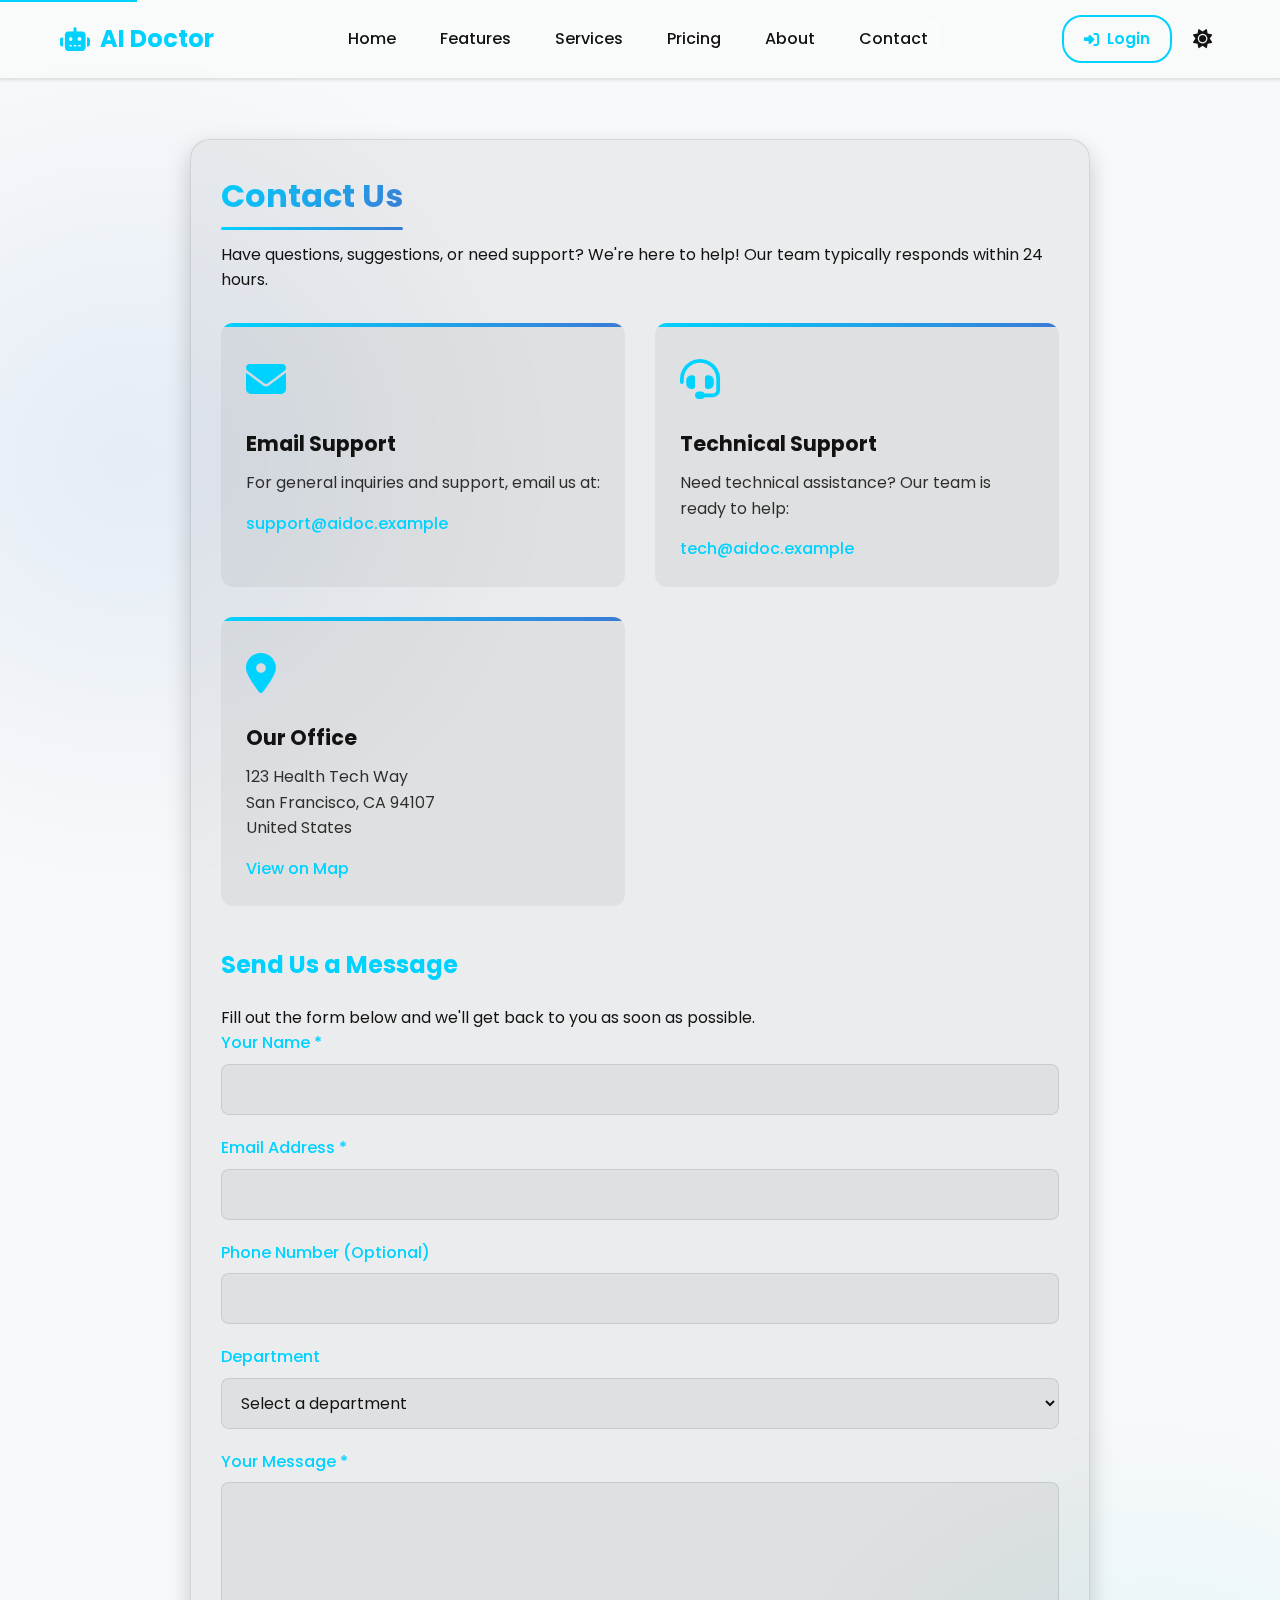
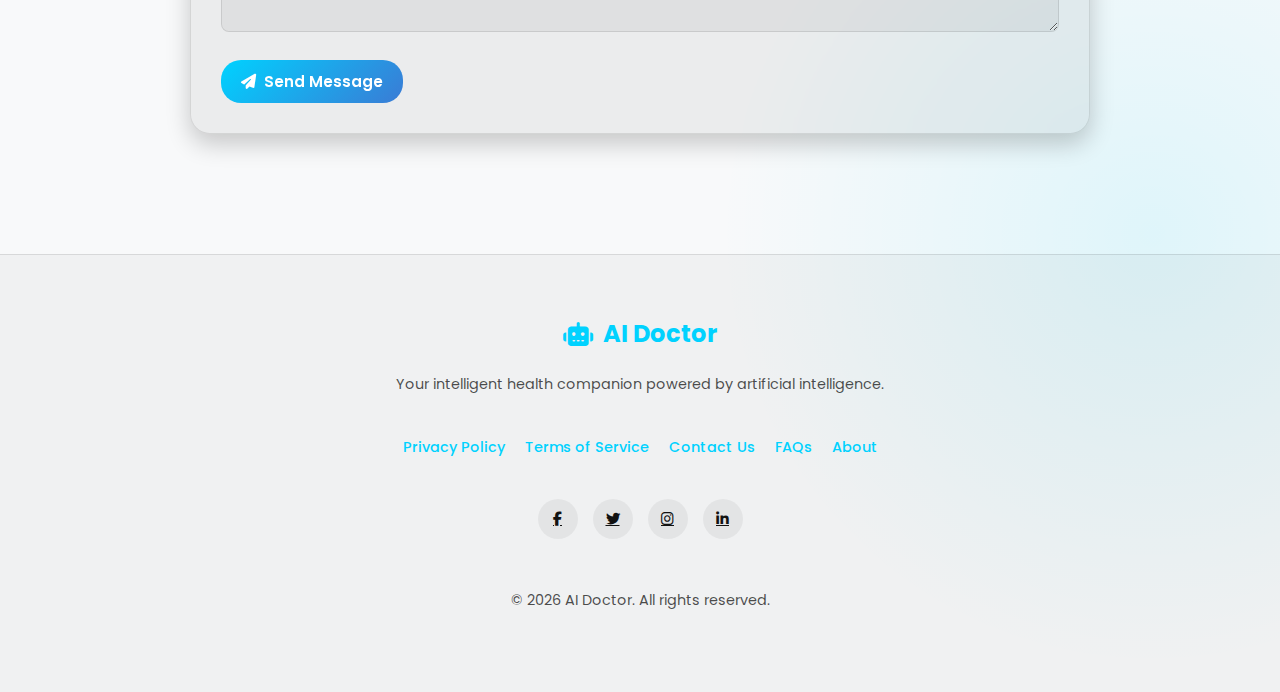
<file: contact.html>
<!DOCTYPE html>
<html lang="en">
<head>
    <meta charset="UTF-8">
    <meta name="viewport" content="width=device-width, initial-scale=1.0">
    <title>Contact Us - AI Doctor | Your Intelligent Health Companion</title>
    <meta name="description" content="Get in touch with AI Doctor for support, technical assistance, or general inquiries. Our team is ready to help you with your healthcare AI needs.">
    <meta name="keywords" content="AI Doctor, healthcare AI, medical assistant, health technology, telemedicine">
    <link rel="stylesheet" href="https://cdnjs.cloudflare.com/ajax/libs/font-awesome/6.4.0/css/all.min.css">
    <link href="https://fonts.googleapis.com/css2?family=Poppins:wght@300;400;500;600;700&display=swap" rel="stylesheet">
    <style>
        :root {
            --primary: #00d2ff;
            --primary-light: #6ae0ff;
            --secondary: #3a7bd5;
            --dark: #121212;
            --darker: #0a0a0a;
            --light: #f8f9fa;
            --glass: rgba(255, 255, 255, 0.05);
            --glass-light: rgba(255, 255, 255, 0.1);
            --transition: all 0.3s ease;
            --shadow-sm: 0 1px 3px rgba(0, 0, 0, 0.12);
            --shadow-md: 0 4px 6px rgba(0, 0, 0, 0.1);
            --shadow-lg: 0 10px 25px rgba(0, 0, 0, 0.2);
            --border-radius-sm: 8px;
            --border-radius-md: 12px;
            --border-radius-lg: 20px;
            --success: #2ed573;
            --error: #ff4757;
            --warning: #ffa502;
        }

        * {
            margin: 0;
            padding: 0;
            box-sizing: border-box;
            font-family: 'Poppins', 'Segoe UI', Tahoma, Geneva, Verdana, sans-serif;
        }

        body {
            background-color: var(--dark);
            color: var(--light);
            min-height: 100vh;
            transition: var(--transition);
            line-height: 1.6;
            background-image: 
                radial-gradient(circle at 10% 20%, rgba(58, 123, 213, 0.1) 0%, transparent 20%),
                radial-gradient(circle at 90% 80%, rgba(0, 210, 255, 0.1) 0%, transparent 20%);
            display: flex;
            flex-direction: column;
        }

        body.light-mode {
            background-color: var(--light);
            color: var(--dark);
            --glass: rgba(0, 0, 0, 0.05);
        }

        /* Skip to content link for accessibility */
        .skip-link {
            position: absolute;
            top: -40px;
            left: 0;
            background: var(--primary);
            color: white;
            padding: 8px;
            z-index: 1000;
            transition: top 0.3s;
        }

        .skip-link:focus {
            top: 0;
        }

        /* Navigation */
        .navbar {
            padding: 15px 0;
            border-bottom: 1px solid var(--glass);
            backdrop-filter: blur(10px);
            position: sticky;
            top: 0;
            z-index: 100;
            background-color: rgba(18, 18, 18, 0.9);
            box-shadow: var(--shadow-sm);
        }

        body.light-mode .navbar {
            background-color: rgba(248, 249, 250, 0.9);
            border-bottom: 1px solid rgba(0, 0, 0, 0.1);
        }

        .navbar-container {
            max-width: 1200px;
            margin: 0 auto;
            padding: 0 20px;
            display: flex;
            justify-content: space-between;
            align-items: center;
            flex-wrap: wrap;
            gap: 15px;
        }

        .logo {
            display: flex;
            align-items: center;
            gap: 10px;
            font-size: 1.5rem;
            font-weight: 700;
            color: var(--primary);
            text-decoration: none;
            transition: var(--transition);
        }

        .logo:hover {
            color: var(--primary-light);
            transform: translateY(-2px);
        }

        .nav-links {
            display: flex;
            gap: 20px;
            align-items: center;
            list-style: none;
        }

        .nav-links a {
            color: var(--light);
            text-decoration: none;
            font-weight: 500;
            transition: var(--transition);
            padding: 8px 12px;
            border-radius: var(--border-radius-sm);
        }

        body.light-mode .nav-links a {
            color: var(--dark);
        }

        .nav-links a:hover, .nav-links a.active {
            color: var(--primary);
            background: var(--glass-light);
        }

        .mobile-menu-btn {
            display: none;
            background: none;
            border: none;
            color: var(--light);
            font-size: 1.5rem;
            cursor: pointer;
        }

        body.light-mode .mobile-menu-btn {
            color: var(--dark);
        }

        .auth-buttons {
            display: flex;
            gap: 12px;
            align-items: center;
        }

        .btn {
            padding: 10px 20px;
            border-radius: var(--border-radius-lg);
            font-weight: 600;
            cursor: pointer;
            transition: var(--transition);
            display: inline-flex;
            align-items: center;
            gap: 8px;
            font-size: 0.95rem;
            text-decoration: none;
            border: none;
        }

        .btn-primary {
            background: linear-gradient(135deg, var(--primary), var(--secondary));
            color: white;
        }

        .btn-primary:hover {
            transform: translateY(-2px);
            box-shadow: 0 5px 15px rgba(0, 210, 255, 0.3);
        }

        .btn-outline {
            background: transparent;
            color: var(--primary);
            border: 2px solid var(--primary);
        }

        .btn-outline:hover {
            background: var(--primary);
            color: white;
        }

        .theme-toggle {
            background: none;
            border: none;
            color: var(--light);
            font-size: 1.2rem;
            cursor: pointer;
            width: 36px;
            height: 36px;
            border-radius: 50%;
            display: flex;
            align-items: center;
            justify-content: center;
            transition: var(--transition);
        }

        body.light-mode .theme-toggle {
            color: var(--dark);
        }

        .theme-toggle:hover {
            background: var(--glass-light);
        }

        /* Main Content */
        .container {
            max-width: 1200px;
            margin: 0 auto;
            padding: 20px;
            flex: 1;
        }

        .content-container {
            max-width: 900px;
            margin: 40px auto;
            padding: 30px;
            background: var(--glass);
            border-radius: var(--border-radius-lg);
            backdrop-filter: blur(10px);
            border: 1px solid rgba(255, 255, 255, 0.1);
            box-shadow: var(--shadow-lg);
            animation: fadeIn 0.5s ease-out;
        }

        @keyframes fadeIn {
            from { opacity: 0; transform: translateY(20px); }
            to { opacity: 1; transform: translateY(0); }
        }

        body.light-mode .content-container {
            border: 1px solid rgba(0, 0, 0, 0.1);
        }

        h1 {
            color: var(--primary);
            margin-bottom: 20px;
            font-size: 2rem;
            background: linear-gradient(135deg, var(--primary), var(--secondary));
            -webkit-background-clip: text;
            background-clip: text;
            -webkit-text-fill-color: transparent;
            position: relative;
            display: inline-block;
        }

        h1::after {
            content: '';
            position: absolute;
            bottom: -8px;
            left: 0;
            width: 100%;
            height: 3px;
            background: linear-gradient(90deg, var(--primary), var(--secondary));
            border-radius: 3px;
        }

        h2 {
            color: var(--primary);
            margin: 30px 0 20px;
            font-size: 1.5rem;
        }

        /* Contact Grid */
        .contact-grid {
            display: grid;
            grid-template-columns: repeat(auto-fit, minmax(300px, 1fr));
            gap: 30px;
            margin-top: 30px;
        }

        .contact-info {
            padding: 25px;
            background: rgba(255, 255, 255, 0.05);
            border-radius: var(--border-radius-md);
            transition: var(--transition);
            position: relative;
            overflow: hidden;
        }

        .contact-info::before {
            content: '';
            position: absolute;
            top: 0;
            left: 0;
            width: 100%;
            height: 4px;
            background: linear-gradient(90deg, var(--primary), var(--secondary));
        }

        body.light-mode .contact-info {
            background: rgba(0, 0, 0, 0.05);
        }

        .contact-info:hover {
            transform: translateY(-5px);
            box-shadow: var(--shadow-md);
        }

        .contact-icon {
            font-size: 2.5rem;
            color: var(--primary);
            margin-bottom: 15px;
            transition: var(--transition);
        }

        .contact-info:hover .contact-icon {
            transform: scale(1.1);
        }

        .contact-info h3 {
            margin-bottom: 10px;
            font-size: 1.3rem;
        }

        .contact-info p {
            margin-bottom: 15px;
            color: rgba(255, 255, 255, 0.8);
        }

        body.light-mode .contact-info p {
            color: rgba(0, 0, 0, 0.8);
        }

        .contact-link {
            color: var(--primary);
            text-decoration: none;
            transition: var(--transition);
            display: inline-block;
            font-weight: 500;
        }

        .contact-link:hover {
            text-decoration: underline;
            color: var(--primary-light);
        }

        /* Contact Form */
        .contact-form {
            margin-top: 40px;
        }

        .form-group {
            margin-bottom: 20px;
            position: relative;
        }

        .form-group label {
            display: block;
            margin-bottom: 8px;
            font-weight: 500;
            color: var(--primary);
        }

        .form-control {
            width: 100%;
            padding: 12px 15px;
            border-radius: var(--border-radius-sm);
            border: 1px solid rgba(255, 255, 255, 0.1);
            background: rgba(255, 255, 255, 0.05);
            color: var(--light);
            font-size: 1rem;
            transition: var(--transition);
        }

        body.light-mode .form-control {
            color: var(--dark);
            border: 1px solid rgba(0, 0, 0, 0.1);
            background: rgba(0, 0, 0, 0.05);
        }

        .form-control:focus {
            outline: none;
            border-color: var(--primary);
            box-shadow: 0 0 0 3px rgba(0, 210, 255, 0.2);
        }

        textarea.form-control {
            min-height: 150px;
            resize: vertical;
        }

        #result {
            margin-top: 20px;
            padding: 15px;
            border-radius: var(--border-radius-sm);
            display: none;
            animation: fadeIn 0.3s ease-out;
        }

        .success {
            background-color: rgba(46, 213, 115, 0.2);
            border: 1px solid rgba(46, 213, 115, 0.5);
            color: var(--success);
        }

        .error {
            background-color: rgba(255, 71, 87, 0.2);
            border: 1px solid rgba(255, 71, 87, 0.5);
            color: var(--error);
        }

        .warning {
            background-color: rgba(255, 165, 2, 0.2);
            border: 1px solid rgba(255, 165, 2, 0.5);
            color: var(--warning);
        }

        .loading {
            color: var(--primary);
        }

        /* Footer */
        .footer {
            text-align: center;
            padding: 40px 20px;
            margin-top: 60px;
            color: rgba(255, 255, 255, 0.7);
            font-size: 0.9rem;
            background: rgba(255, 255, 255, 0.03);
            border-top: 1px solid var(--glass);
        }

        body.light-mode .footer {
            color: rgba(0, 0, 0, 0.7);
            background: rgba(0, 0, 0, 0.03);
            border-top: 1px solid rgba(0, 0, 0, 0.1);
        }

        .footer .container {
            display: flex;
            flex-direction: column;
            align-items: center;
        }

        .footer .logo {
            justify-content: center;
            margin-bottom: 20px;
        }

        .footer p {
            max-width: 600px;
            margin: 0 auto 20px;
            line-height: 1.6;
        }

        .footer-links {
            display: flex;
            justify-content: center;
            gap: 20px;
            margin: 20px 0;
            flex-wrap: wrap;
        }

        .footer-links a {
            color: var(--primary);
            text-decoration: none;
            transition: var(--transition);
            font-weight: 500;
        }

        .footer-links a:hover {
            text-decoration: underline;
            color: var(--primary-light);
        }

        .social-links {
            display: flex;
            justify-content: center;
            gap: 15px;
            margin: 20px 0;
        }

        .social-links a {
            color: var(--light);
            background: var(--glass);
            width: 40px;
            height: 40px;
            border-radius: 50%;
            display: flex;
            align-items: center;
            justify-content: center;
            transition: var(--transition);
        }

        body.light-mode .social-links a {
            color: var(--dark);
        }

        .social-links a:hover {
            background: var(--primary);
            color: white;
            transform: translateY(-3px);
        }

        /* Loading spinner for form submission */
        @keyframes spin {
            0% { transform: rotate(0deg); }
            100% { transform: rotate(360deg); }
        }

        .spinner {
            display: inline-block;
            width: 20px;
            height: 20px;
            border: 3px solid rgba(255, 255, 255, 0.3);
            border-radius: 50%;
            border-top-color: var(--primary);
            animation: spin 1s ease-in-out infinite;
            margin-right: 8px;
        }

        body.light-mode .spinner {
            border-top-color: var(--primary);
        }

        /* Responsive adjustments */
        @media (max-width: 992px) {
            .nav-links {
                position: fixed;
                top: 70px;
                left: -100%;
                width: 100%;
                height: calc(100vh - 70px);
                background-color: rgba(18, 18, 18, 0.95);
                flex-direction: column;
                justify-content: flex-start;
                padding-top: 30px;
                gap: 25px;
                transition: var(--transition);
                z-index: 99;
            }

            body.light-mode .nav-links {
                background-color: rgba(248, 249, 250, 0.95);
            }

            .nav-links.active {
                left: 0;
            }

            .mobile-menu-btn {
                display: block;
            }

            .auth-buttons {
                margin-left: auto;
                margin-right: 15px;
            }
        }

        @media (max-width: 768px) {
            .content-container {
                padding: 20px;
                margin: 20px;
            }

            h1 {
                font-size: 1.7rem;
            }

            h2 {
                font-size: 1.3rem;
            }

            .footer {
                padding: 30px 20px;
            }
        }

        @media (max-width: 576px) {
            .content-container {
                padding: 15px;
            }

            h1 {
                font-size: 1.5rem;
            }

            .contact-grid {
                grid-template-columns: 1fr;
            }

            .footer-links {
                gap: 15px;
            }

            .footer {
                padding: 25px 15px;
            }
        }

        /* Accessibility improvements */
        .sr-only {
            position: absolute;
            width: 1px;
            height: 1px;
            padding: 0;
            margin: -1px;
            overflow: hidden;
            clip: rect(0, 0, 0, 0);
            white-space: nowrap;
            border-width: 0;
        }

        /* Focus styles for keyboard navigation */
        a:focus-visible, 
        button:focus-visible,
        input:focus-visible,
        textarea:focus-visible {
            outline: 2px solid var(--primary);
            outline-offset: 2px;
        }

        /* Back to top button */
        .back-to-top {
            position: fixed;
            bottom: 30px;
            right: 30px;
            width: 50px;
            height: 50px;
            background: var(--primary);
            color: white;
            border-radius: 50%;
            display: flex;
            align-items: center;
            justify-content: center;
            font-size: 1.2rem;
            cursor: pointer;
            opacity: 0;
            visibility: hidden;
            transition: var(--transition);
            z-index: 99;
            box-shadow: var(--shadow-md);
        }

        .back-to-top.visible {
            opacity: 1;
            visibility: visible;
        }

        .back-to-top:hover {
            background: var(--primary-light);
            transform: translateY(-3px);
        }
    </style>
</head>
<body>
    <a href="#main-content" class="skip-link">Skip to content</a>
    
    <!-- Navigation Bar -->
    <nav class="navbar">
        <div class="navbar-container">
            <a href="index.html" class="logo">
                <i class="fas fa-robot" aria-hidden="true"></i>
                <span>AI Doctor</span>
            </a>
            
            <button class="mobile-menu-btn" id="mobileMenuBtn" aria-label="Toggle navigation menu">
                <i class="fas fa-bars"></i>
            </button>
            
            <ul class="nav-links" id="navLinks">
                <li><a href="index.html">Home</a></li>
                <li><a href="features.html">Features</a></li>
                <li><a href="services.html">Services</a></li>
                <li><a href="pricing.html">Pricing</a></li>
                <li><a href="about.html">About</a></li>
                <li><a href="contact.html" class="active">Contact</a></li>
            </ul>
            
            <div class="auth-buttons">
                <a href="login.html" class="btn btn-outline">
                    <i class="fas fa-sign-in-alt" aria-hidden="true"></i> Login
                </a>
                <button class="theme-toggle" id="themeToggle" aria-label="Toggle dark mode">
                    <i class="fas fa-moon" aria-hidden="true"></i>
                    <span class="sr-only">Toggle dark mode</span>
                </button>
            </div>
        </div>
    </nav>

    <!-- Main Content -->
    <div class="container">
        <main id="main-content">
            <div class="content-container">
                <h1>Contact Us</h1>
                <p>Have questions, suggestions, or need support? We're here to help! Our team typically responds within 24 hours.</p>
                
                <div class="contact-grid">
                    <div class="contact-info">
                        <div class="contact-icon">
                            <i class="fas fa-envelope" aria-hidden="true"></i>
                        </div>
                        <h3>Email Support</h3>
                        <p>For general inquiries and support, email us at:</p>
                        <a href="mailto:support@aidoc.example" class="contact-link">support@aidoc.example</a>
                    </div>
                    
                    <div class="contact-info">
                        <div class="contact-icon">
                            <i class="fas fa-headset" aria-hidden="true"></i>
                        </div>
                        <h3>Technical Support</h3>
                        <p>Need technical assistance? Our team is ready to help:</p>
                        <a href="mailto:tech@aidoc.example" class="contact-link">tech@aidoc.example</a>
                    </div>
                    
                    <div class="contact-info">
                        <div class="contact-icon">
                            <i class="fas fa-map-marker-alt" aria-hidden="true"></i>
                        </div>
                        <h3>Our Office</h3>
                        <p>123 Health Tech Way<br>San Francisco, CA 94107<br>United States</p>
                        <a href="https://maps.google.com" class="contact-link" target="_blank" rel="noopener noreferrer">View on Map</a>
                    </div>
                </div>
                
                <div class="contact-form">
                    <h2>Send Us a Message</h2>
                    <p>Fill out the form below and we'll get back to you as soon as possible.</p>
                    <form method="POST" id="contactForm">
                        <input type="hidden" name="access_key" value="210f7457-3bfa-421d-b334-85be2dbb58da">
                        <input type="hidden" name="subject" value="New Contact Form Submission from AI Doctor">
                        <input type="checkbox" name="botcheck" class="hidden" style="display: none;">
                        
                        <div class="form-group">
                            <label for="name">Your Name *</label>
                            <input type="text" id="name" name="name" class="form-control" required aria-required="true">
                        </div>
                        
                        <div class="form-group">
                            <label for="email">Email Address *</label>
                            <input type="email" id="email" name="email" class="form-control" required aria-required="true">
                        </div>
                        
                        <div class="form-group">
                            <label for="phone">Phone Number (Optional)</label>
                            <input type="tel" id="phone" name="phone" class="form-control">
                        </div>
                        
                        <div class="form-group">
                            <label for="department">Department</label>
                            <select id="department" name="department" class="form-control">
                                <option value="">Select a department</option>
                                <option value="support">General Support</option>
                                <option value="technical">Technical Support</option>
                                <option value="sales">Sales Inquiry</option>
                                <option value="feedback">Feedback</option>
                                <option value="other">Other</option>
                            </select>
                        </div>
                        
                        <div class="form-group">
                            <label for="message">Your Message *</label>
                            <textarea id="message" name="message" class="form-control" required aria-required="true"></textarea>
                        </div>
                        
                        <button type="submit" class="btn btn-primary">
                            <i class="fas fa-paper-plane" aria-hidden="true"></i> Send Message
                        </button>
                        
                        <div id="result" role="alert"></div>
                    </form>
                </div>
            </div>
        </main>
    </div>

    <!-- Footer -->
    <footer class="footer">
        <div class="container">
            <a href="index.html" class="logo">
                <i class="fas fa-robot" aria-hidden="true"></i>
                <span>AI Doctor</span>
            </a>
            <p>Your intelligent health companion powered by artificial intelligence.</p>
            
            <div class="footer-links">
                <a href="privacy.html">Privacy Policy</a>
                <a href="terms.html">Terms of Service</a>
                <a href="contact.html">Contact Us</a>
                <a href="faq.html">FAQs</a>
                <a href="about.html">About</a>
            </div>
            
            <div class="social-links">
                <a href="https://facebook.com" aria-label="Facebook" target="_blank" rel="noopener noreferrer"><i class="fab fa-facebook-f"></i></a>
                <a href="https://twitter.com" aria-label="Twitter" target="_blank" rel="noopener noreferrer"><i class="fab fa-twitter"></i></a>
                <a href="https://instagram.com" aria-label="Instagram" target="_blank" rel="noopener noreferrer"><i class="fab fa-instagram"></i></a>
                <a href="https://linkedin.com" aria-label="LinkedIn" target="_blank" rel="noopener noreferrer"><i class="fab fa-linkedin-in"></i></a>
            </div>
            
            <p style="margin-top: 30px;">&copy; <span id="currentYear"></span> AI Doctor. All rights reserved.</p>
        </div>
    </footer>

    <!-- Back to Top Button -->
    <button class="back-to-top" id="backToTop" aria-label="Back to top">
        <i class="fas fa-arrow-up"></i>
    </button>

    <script>
        // Set current year in footer
        document.getElementById('currentYear').textContent = new Date().getFullYear();
        
        // Mobile Menu Toggle
        const mobileMenuBtn = document.getElementById('mobileMenuBtn');
        const navLinks = document.getElementById('navLinks');

        mobileMenuBtn.addEventListener('click', () => {
            navLinks.classList.toggle('active');
            const icon = mobileMenuBtn.querySelector('i');
            if (navLinks.classList.contains('active')) {
                icon.classList.remove('fa-bars');
                icon.classList.add('fa-times');
                document.body.style.overflow = 'hidden'; // Prevent scrolling when menu is open
            } else {
                icon.classList.remove('fa-times');
                icon.classList.add('fa-bars');
                document.body.style.overflow = ''; // Re-enable scrolling
            }
        });

        // Close mobile menu when clicking on a link
        document.querySelectorAll('.nav-links a').forEach(link => {
            link.addEventListener('click', () => {
                navLinks.classList.remove('active');
                const icon = mobileMenuBtn.querySelector('i');
                icon.classList.remove('fa-times');
                icon.classList.add('fa-bars');
                document.body.style.overflow = ''; // Re-enable scrolling
            });
        });

        // Theme Toggle
        const themeToggle = document.getElementById('themeToggle');
        
        function setupThemeToggle() {
            // Check for saved theme preference or use system preference
            const savedTheme = localStorage.getItem('theme');
            const systemPrefersDark = window.matchMedia('(prefers-color-scheme: dark)').matches;
            
            if (savedTheme === 'light' || (!savedTheme && !systemPrefersDark)) {
                document.body.classList.add('light-mode');
                const icon = themeToggle.querySelector('i');
                icon.classList.remove('fa-moon');
                icon.classList.add('fa-sun');
            }

            themeToggle.addEventListener('click', () => {
                document.body.classList.toggle('light-mode');
                const icon = themeToggle.querySelector('i');
                
                if (document.body.classList.contains('light-mode')) {
                    localStorage.setItem('theme', 'light');
                    icon.classList.remove('fa-moon');
                    icon.classList.add('fa-sun');
                } else {
                    localStorage.setItem('theme', 'dark');
                    icon.classList.remove('fa-sun');
                    icon.classList.add('fa-moon');
                }
            });
        }
        
        // Form Submission with improved validation
        const contactForm = document.getElementById('contactForm');
        const result = document.getElementById('result');

        contactForm.addEventListener('submit', function(e) {
            e.preventDefault();
            
            // Simple validation
            const name = contactForm.elements['name'].value.trim();
            const email = contactForm.elements['email'].value.trim();
            const message = contactForm.elements['message'].value.trim();
            
            if (!name || !email || !message) {
                showResult("Please fill in all required fields.", "error");
                return;
            }
            
            // Validate email format
            if (!/^[^\s@]+@[^\s@]+\.[^\s@]+$/.test(email)) {
                showResult("Please enter a valid email address.", "error");
                return;
            }
            
            const formData = new FormData(contactForm);
            const object = Object.fromEntries(formData);
            const json = JSON.stringify(object);
            
            showResult("<span class='spinner'></span> Please wait...", "loading");

            // Disable submit button during submission
            const submitBtn = contactForm.querySelector('button[type="submit"]');
            submitBtn.disabled = true;
            submitBtn.innerHTML = "<span class='spinner'></span> Sending...";

            fetch('https://api.web3forms.com/submit', {
                method: 'POST',
                headers: {
                    'Content-Type': 'application/json',
                    'Accept': 'application/json'
                },
                body: json
            })
            .then(async (response) => {
                let json = await response.json();
                if (response.status == 200) {
                    showResult("Form submitted successfully! We'll contact you soon.", "success");
                    contactForm.reset();
                } else {
                    console.log(response);
                    showResult(json.message || "Error submitting form", "error");
                }
            })
            .catch(error => {
                console.log(error);
                showResult("Something went wrong! Please try again later.", "error");
            })
            .finally(function() {
                submitBtn.disabled = false;
                submitBtn.innerHTML = "<i class='fas fa-paper-plane'></i> Send Message";
            });
        });

        function showResult(message, type) {
            const icon = type === "success" ? "fa-check-circle" : 
                         type === "error" ? "fa-exclamation-circle" : "";
            
            result.innerHTML = icon ? `<i class="fas ${icon}"></i> ${message}` : message;
            result.className = "";
            result.classList.add(type);
            result.style.display = "block";
            
            if (type !== "loading") {
                setTimeout(() => {
                    result.style.display = "none";
                }, 5000);
            }
        }

        // Back to Top Button
        const backToTopBtn = document.getElementById('backToTop');
        
        window.addEventListener('scroll', () => {
            if (window.pageYOffset > 300) {
                backToTopBtn.classList.add('visible');
            } else {
                backToTopBtn.classList.remove('visible');
            }
        });

        backToTopBtn.addEventListener('click', () => {
            window.scrollTo({
                top: 0,
                behavior: 'smooth'
            });
        });

        // Initialize theme toggle and other functionality
        document.addEventListener('DOMContentLoaded', function() {
            setupThemeToggle();
            
            // Add smooth scrolling for anchor links
            document.querySelectorAll('a[href^="#"]').forEach(anchor => {
                anchor.addEventListener('click', function(e) {
                    e.preventDefault();
                    const target = document.querySelector(this.getAttribute('href'));
                    if (target) {
                        target.scrollIntoView({
                            behavior: 'smooth'
                        });
                    }
                });
            });

            // Improved phone number input validation
            const phoneInput = document.getElementById('phone');
            if (phoneInput) {
                phoneInput.addEventListener('input', function(e) {
                    // Allow only numbers, spaces, parentheses, and dashes
                    this.value = this.value.replace(/[^0-9\s\-\(\)]/g, '');
                });
            }
        });





        


    </script>
</body>
</html>
</file>
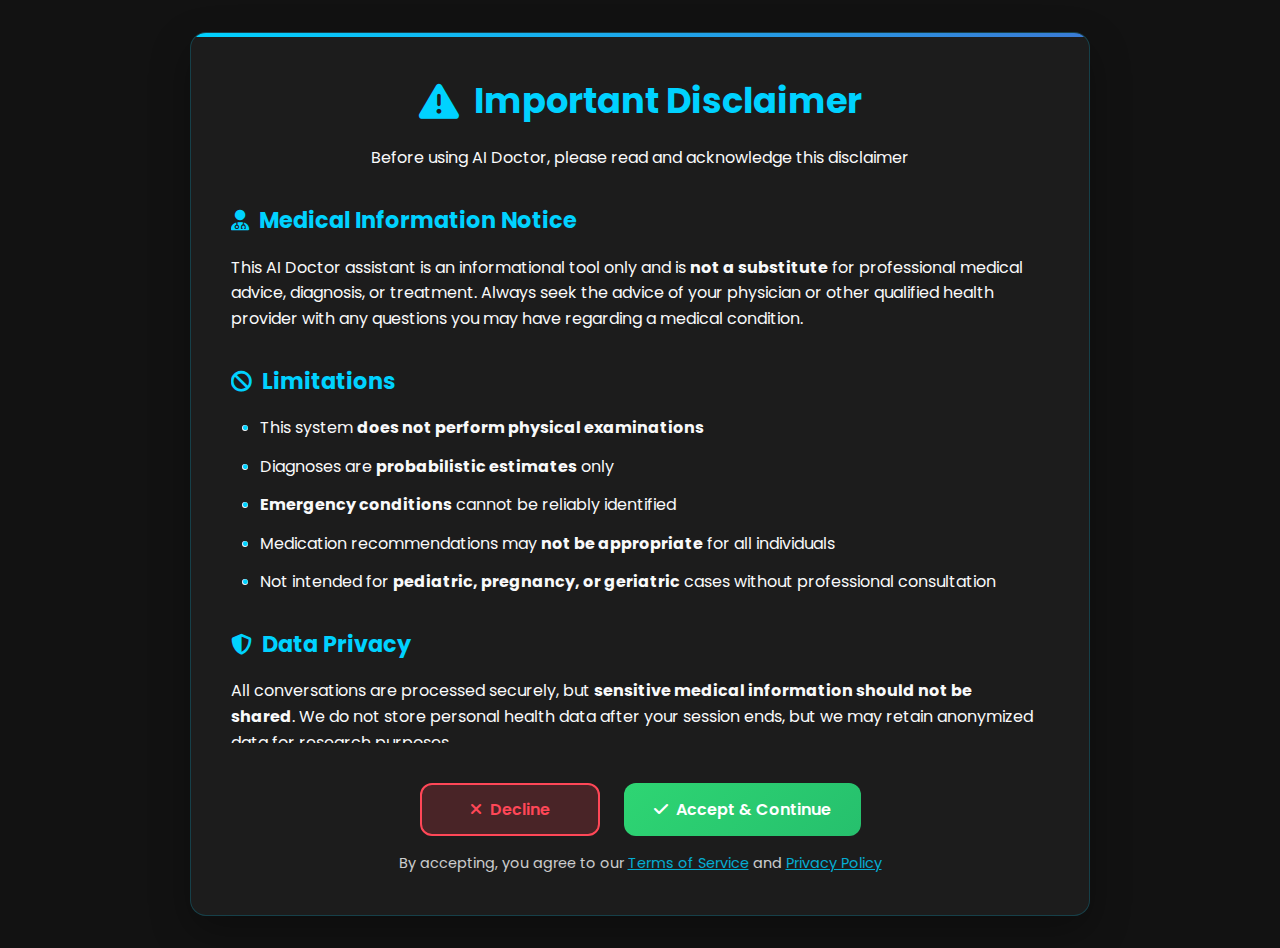
<file: disclimer.html>
<!DOCTYPE html>
<html lang="en">
<head>
    <meta charset="UTF-8">
    <meta name="viewport" content="width=device-width, initial-scale=1.0">
    <title>AI Doctor - Disclaimer</title>
    <link href="https://fonts.googleapis.com/icon?family=Material+Icons" rel="stylesheet">
    <link rel="stylesheet" href="https://cdnjs.cloudflare.com/ajax/libs/font-awesome/6.4.0/css/all.min.css">
    <link href="https://fonts.googleapis.com/css2?family=Poppins:wght@300;400;500;600;700&display=swap" rel="stylesheet">
    <style>
        :root {
            --primary: #00d2ff;
            --secondary: #3a7bd5;
            --dark: #121212;
            --darker: #0a0a0a;
            --light: #f8f9fa;
            --danger: #ff4757;
            --success: #2ed573;
            --warning: #ffa502;
        }

        * {
            margin: 0;
            padding: 0;
            box-sizing: border-box;
            font-family: 'Poppins', 'Segoe UI', Tahoma, Geneva, Verdana, sans-serif;
        }

        body {
            background-color: var(--dark);
            color: var(--light);
            min-height: 100vh;
            display: flex;
            justify-content: center;
            align-items: center;
            line-height: 1.6;
        }

        /* Enhanced Disclaimer Modal */
        .disclaimer-container {
            width: 100%;
            max-width: 900px;
            margin: 2rem;
            animation: fadeIn 0.5s ease-out;
        }

        .disclaimer-card {
            background: rgba(30, 30, 30, 0.95);
            border-radius: 16px;
            padding: 2.5rem;
            box-shadow: 0 15px 40px rgba(0, 0, 0, 0.3);
            border: 1px solid rgba(0, 210, 255, 0.2);
            position: relative;
            overflow: hidden;
        }

        .disclaimer-card::before {
            content: '';
            position: absolute;
            top: 0;
            left: 0;
            width: 100%;
            height: 4px;
            background: linear-gradient(90deg, var(--primary), var(--secondary));
        }

        .disclaimer-header {
            text-align: center;
            margin-bottom: 2rem;
        }

        .disclaimer-title {
            color: var(--primary);
            font-size: 2.2rem;
            margin-bottom: 1rem;
            display: flex;
            align-items: center;
            justify-content: center;
            gap: 15px;
        }

        .disclaimer-icon {
            font-size: 2.5rem;
        }

        .disclaimer-content {
            max-height: 60vh;
            overflow-y: auto;
            padding-right: 1rem;
            scrollbar-width: thin;
            scrollbar-color: var(--primary) var(--darker);
        }

        .disclaimer-content::-webkit-scrollbar {
            width: 6px;
        }

        .disclaimer-content::-webkit-scrollbar-track {
            background: var(--darker);
            border-radius: 10px;
        }

        .disclaimer-content::-webkit-scrollbar-thumb {
            background-color: var(--primary);
            border-radius: 10px;
        }

        .disclaimer-section {
            margin-bottom: 2rem;
        }

        .section-title {
            color: var(--primary);
            font-size: 1.4rem;
            margin-bottom: 1rem;
            display: flex;
            align-items: center;
            gap: 10px;
        }

        .section-icon {
            font-size: 1.3rem;
        }

        .disclaimer-list {
            padding-left: 1.8rem;
            margin: 1rem 0;
        }

        .disclaimer-list li {
            margin-bottom: 0.8rem;
            position: relative;
        }

        .disclaimer-list li::before {
            content: '•';
            color: var(--primary);
            font-weight: bold;
            position: absolute;
            left: -1.2rem;
        }

        .disclaimer-footer {
            margin-top: 2.5rem;
            text-align: center;
        }

        .disclaimer-buttons {
            display: flex;
            justify-content: center;
            gap: 1.5rem;
            margin-top: 2rem;
        }

        .disclaimer-btn {
            padding: 12px 30px;
            border-radius: 12px;
            font-weight: 600;
            cursor: pointer;
            transition: all 0.3s ease;
            font-size: 1rem;
            display: flex;
            align-items: center;
            gap: 8px;
            min-width: 180px;
            justify-content: center;
        }

        .btn-accept {
            background: linear-gradient(135deg, var(--success), #26c06d);
            color: white;
            border: none;
        }

        .btn-accept:hover {
            transform: translateY(-3px);
            box-shadow: 0 5px 15px rgba(46, 213, 115, 0.3);
        }

        .btn-decline {
            background: rgba(255, 71, 87, 0.2);
            color: var(--danger);
            border: 2px solid var(--danger);
        }

        .btn-decline:hover {
            background: rgba(255, 71, 87, 0.3);
            transform: translateY(-3px);
        }

        .required-checkbox {
            margin: 1.5rem 0;
            display: flex;
            align-items: center;
            justify-content: center;
            gap: 10px;
        }

        .checkbox-label {
            cursor: pointer;
        }

        @keyframes fadeIn {
            from { opacity: 0; transform: translateY(20px); }
            to { opacity: 1; transform: translateY(0); }
        }

        /* Responsive Styles */
        @media (max-width: 768px) {
            .disclaimer-card {
                padding: 1.5rem;
            }

            .disclaimer-title {
                font-size: 1.8rem;
                flex-direction: column;
                gap: 10px;
            }

            .disclaimer-buttons {
                flex-direction: column;
                gap: 1rem;
            }

            .disclaimer-btn {
                width: 100%;
            }
        }
    </style>
</head>
<body>
    <div class="disclaimer-container">
        <div class="disclaimer-card">
            <div class="disclaimer-header">
                <h1 class="disclaimer-title">
                    <i class="fas fa-exclamation-triangle disclaimer-icon"></i>
                    Important Disclaimer
                </h1>
                <p>Before using AI Doctor, please read and acknowledge this disclaimer</p>
            </div>

            <div class="disclaimer-content">
                <div class="disclaimer-section">
                    <h3 class="section-title">
                        <i class="fas fa-user-md section-icon"></i>
                        Medical Information Notice
                    </h3>
                    <p>This AI Doctor assistant is an informational tool only and is <strong>not a substitute</strong> for professional medical advice, diagnosis, or treatment. Always seek the advice of your physician or other qualified health provider with any questions you may have regarding a medical condition.</p>
                </div>

                <div class="disclaimer-section">
                    <h3 class="section-title">
                        <i class="fas fa-ban section-icon"></i>
                        Limitations
                    </h3>
                    <ul class="disclaimer-list">
                        <li>This system <strong>does not perform physical examinations</strong></li>
                        <li>Diagnoses are <strong>probabilistic estimates</strong> only</li>
                        <li><strong>Emergency conditions</strong> cannot be reliably identified</li>
                        <li>Medication recommendations may <strong>not be appropriate</strong> for all individuals</li>
                        <li>Not intended for <strong>pediatric, pregnancy, or geriatric</strong> cases without professional consultation</li>
                    </ul>
                </div>

                <div class="disclaimer-section">
                    <h3 class="section-title">
                        <i class="fas fa-shield-alt section-icon"></i>
                        Data Privacy
                    </h3>
                    <p>All conversations are processed securely, but <strong>sensitive medical information should not be shared</strong>. We do not store personal health data after your session ends, but we may retain anonymized data for research purposes.</p>
                </div>

                <div class="disclaimer-section">
                    <h3 class="section-title">
                        <i class="fas fa-clipboard-check section-icon"></i>
                        Accuracy
                    </h3>
                    <p>While we use advanced AI models, medical information changes rapidly. The system may not have the most current research or treatment guidelines. <strong>Always verify critical information</strong> with a healthcare professional.</p>
                </div>

                <div class="required-checkbox">
                    <input type="checkbox" id="acknowledgeCheckbox" required>
                    <label for="acknowledgeCheckbox" class="checkbox-label">
                        I have read and understand these terms
                    </label>
                </div>
            </div>

            <div class="disclaimer-footer">
                <div class="disclaimer-buttons">
                    <button class="disclaimer-btn btn-decline" id="declineBtn">
                        <i class="fas fa-times"></i> Decline
                    </button>
                    <button class="disclaimer-btn btn-accept" id="acceptBtn" disabled>
                        <i class="fas fa-check"></i> Accept & Continue
                    </button>
                </div>
                <p style="margin-top: 1rem; font-size: 0.9rem; opacity: 0.8;">
                    By accepting, you agree to our <a href="#" style="color: var(--primary);">Terms of Service</a> and <a href="#" style="color: var(--primary);">Privacy Policy</a>
                </p>
            </div>
        </div>
    </div>

    <script>
        document.addEventListener('DOMContentLoaded', function() {
            const acceptBtn = document.getElementById('acceptBtn');
            const declineBtn = document.getElementById('declineBtn');
            const checkbox = document.getElementById('acknowledgeCheckbox');

            // Enable/disable accept button based on checkbox
            checkbox.addEventListener('change', function() {
                acceptBtn.disabled = !this.checked;
            });

            // Handle accept button click
            acceptBtn.addEventListener('click', function() {
                // Store acceptance in localStorage
                localStorage.setItem('disclaimerAccepted', 'true');
                
                // Redirect to main content page
                window.location.href = 'index.html'; // Update with your actual main content page
            });

            // Handle decline button click
            declineBtn.addEventListener('click', function() {
                // Redirect to exit page or Google
                window.location.href = 'https://www.google.com';
            });

            // Check if already accepted (in case user navigates back)
            if(localStorage.getItem('disclaimerAccepted')) {
                window.location.href = 'index.html';
            }
        });
        
    </script>
</body>
</html>
</file>
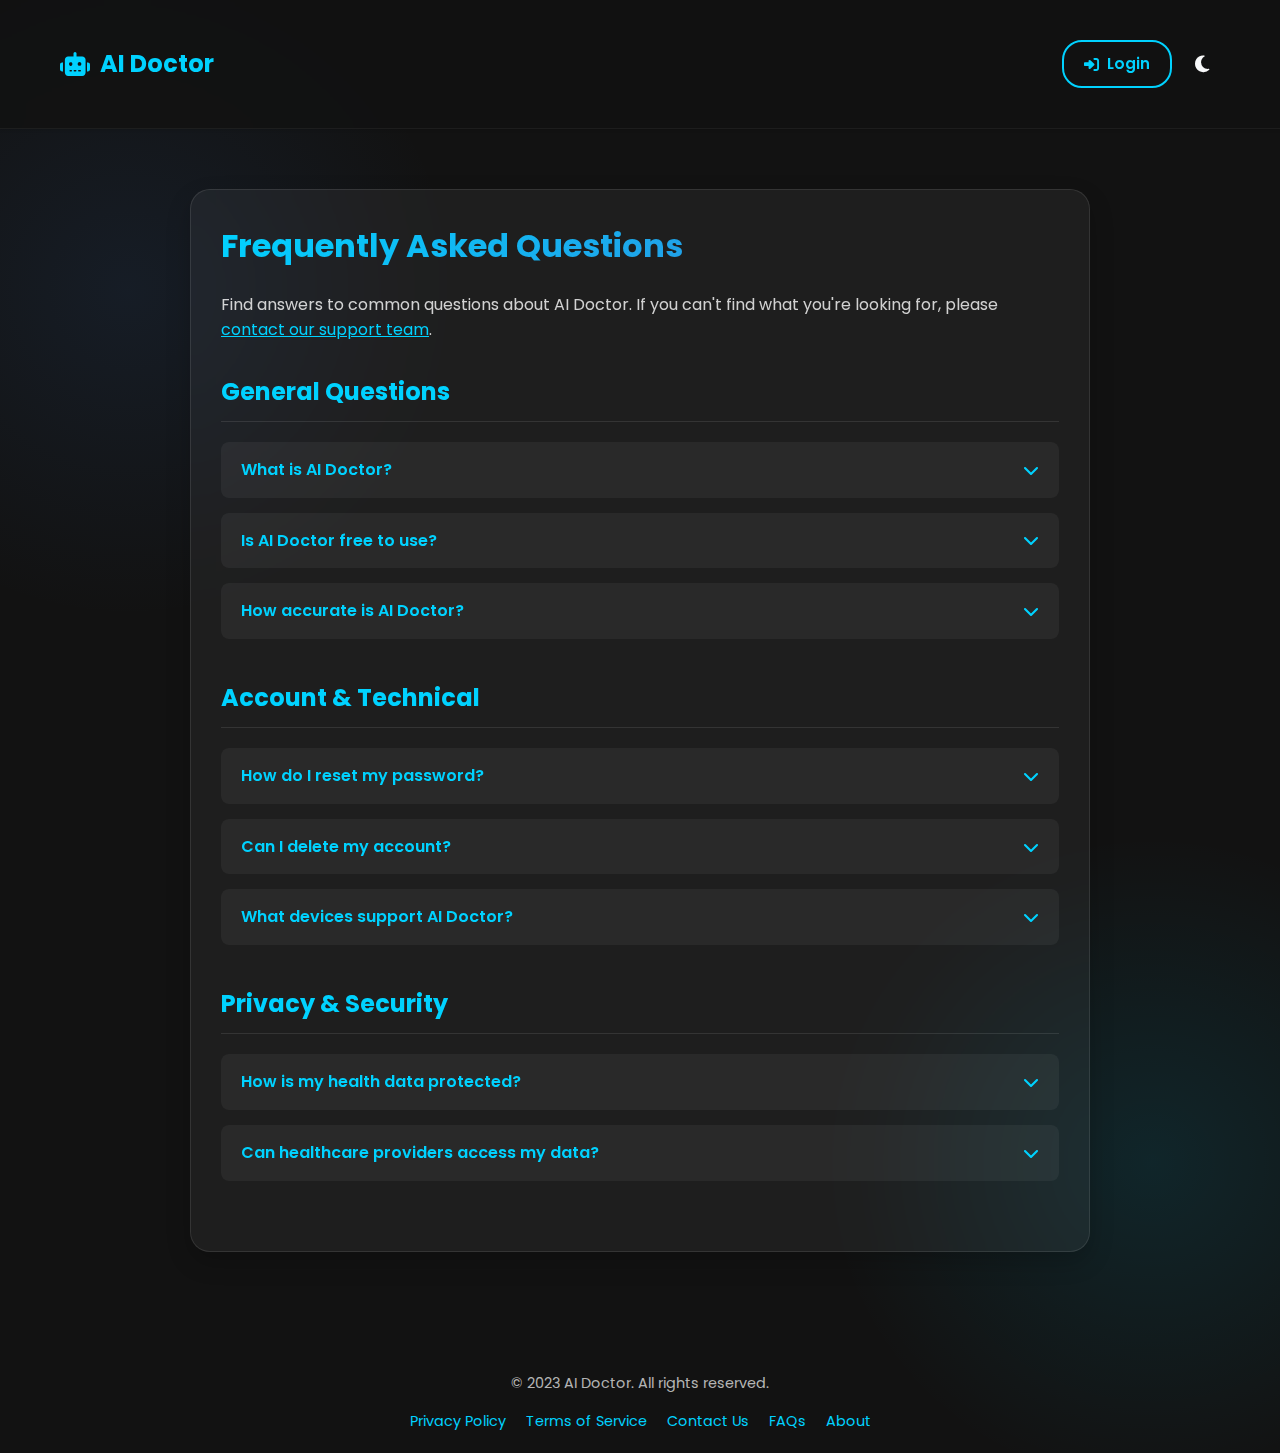
<file: faq.html>
<!DOCTYPE html>
<html lang="en">
<head>
    <meta charset="UTF-8">
    <meta name="viewport" content="width=device-width, initial-scale=1.0">
    <title>FAQs - AI Doctor</title>
    <link rel="stylesheet" href="https://cdnjs.cloudflare.com/ajax/libs/font-awesome/6.4.0/css/all.min.css">
    <link href="https://fonts.googleapis.com/css2?family=Poppins:wght@300;400;500;600;700&display=swap" rel="stylesheet">
    <style>
        :root {
            --primary: #00d2ff;
            --primary-light: #6ae0ff;
            --secondary: #3a7bd5;
            --dark: #121212;
            --darker: #0a0a0a;
            --light: #f8f9fa;
            --glass: rgba(255, 255, 255, 0.05);
            --glass-light: rgba(255, 255, 255, 0.1);
            --transition: all 0.3s ease;
            --shadow-sm: 0 1px 3px rgba(0, 0, 0, 0.12);
            --shadow-md: 0 4px 6px rgba(0, 0, 0, 0.1);
            --shadow-lg: 0 10px 25px rgba(0, 0, 0, 0.2);
            --border-radius-sm: 8px;
            --border-radius-md: 12px;
            --border-radius-lg: 20px;
        }

        * {
            margin: 0;
            padding: 0;
            box-sizing: border-box;
            font-family: 'Poppins', 'Segoe UI', Tahoma, Geneva, Verdana, sans-serif;
        }

        body {
            background-color: var(--dark);
            color: var(--light);
            min-height: 100vh;
            transition: var(--transition);
            line-height: 1.6;
            background-image: 
                radial-gradient(circle at 10% 20%, rgba(58, 123, 213, 0.1) 0%, transparent 20%),
                radial-gradient(circle at 90% 80%, rgba(0, 210, 255, 0.1) 0%, transparent 20%);
        }

        body.light-mode {
            background-color: var(--light);
            color: var(--dark);
            --glass: rgba(0, 0, 0, 0.05);
        }

        .container {
            max-width: 1200px;
            margin: 0 auto;
            padding: 20px;
        }

        header {
            padding: 20px 0;
            border-bottom: 1px solid var(--glass);
            backdrop-filter: blur(10px);
            position: sticky;
            top: 0;
            z-index: 100;
            background-color: rgba(18, 18, 18, 0.9);
            box-shadow: var(--shadow-sm);
        }

        body.light-mode header {
            background-color: rgba(248, 249, 250, 0.9);
            border-bottom: 1px solid rgba(0, 0, 0, 0.1);
        }

        .header-content {
            display: flex;
            justify-content: space-between;
            align-items: center;
            flex-wrap: wrap;
            gap: 15px;
        }

        .logo {
            display: flex;
            align-items: center;
            gap: 10px;
            font-size: 1.5rem;
            font-weight: 700;
            color: var(--primary);
            text-decoration: none;
            transition: var(--transition);
        }

        .logo:hover {
            color: var(--primary-light);
            transform: translateY(-2px);
        }

        .auth-buttons {
            display: flex;
            gap: 12px;
            align-items: center;
        }

        .btn {
            padding: 10px 20px;
            border-radius: var(--border-radius-lg);
            font-weight: 600;
            cursor: pointer;
            transition: var(--transition);
            display: inline-flex;
            align-items: center;
            gap: 8px;
            font-size: 0.95rem;
            text-decoration: none;
        }

        .btn-outline {
            background: transparent;
            color: var(--primary);
            border: 2px solid var(--primary);
        }

        .btn-outline:hover {
            background: var(--primary);
            color: white;
        }

        .theme-toggle {
            background: none;
            border: none;
            color: var(--light);
            font-size: 1.2rem;
            cursor: pointer;
            width: 36px;
            height: 36px;
            border-radius: 50%;
            display: flex;
            align-items: center;
            justify-content: center;
            transition: var(--transition);
        }

        body.light-mode .theme-toggle {
            color: var(--dark);
        }

        .theme-toggle:hover {
            background: var(--glass-light);
        }

        .content-container {
            max-width: 900px;
            margin: 40px auto;
            padding: 30px;
            background: var(--glass);
            border-radius: var(--border-radius-lg);
            backdrop-filter: blur(10px);
            border: 1px solid rgba(255, 255, 255, 0.1);
            box-shadow: var(--shadow-lg);
        }

        body.light-mode .content-container {
            border: 1px solid rgba(0, 0, 0, 0.1);
        }

        h1 {
            color: var(--primary);
            margin-bottom: 20px;
            font-size: 2rem;
            background: linear-gradient(135deg, var(--primary), var(--secondary));
            -webkit-background-clip: text;
            background-clip: text;
            -webkit-text-fill-color: transparent;
        }

        .faq-intro {
            margin-bottom: 30px;
            color: rgba(255, 255, 255, 0.8);
        }

        body.light-mode .faq-intro {
            color: rgba(0, 0, 0, 0.8);
        }

        .faq-section {
            margin-bottom: 40px;
        }

        .faq-section h2 {
            color: var(--primary);
            margin-bottom: 20px;
            font-size: 1.5rem;
            border-bottom: 1px solid rgba(255, 255, 255, 0.1);
            padding-bottom: 10px;
        }

        body.light-mode .faq-section h2 {
            border-bottom: 1px solid rgba(0, 0, 0, 0.1);
        }

        .faq-item {
            margin-bottom: 15px;
            border-radius: var(--border-radius-sm);
            overflow: hidden;
            transition: var(--transition);
        }

        .faq-question {
            padding: 15px 20px;
            background: rgba(255, 255, 255, 0.05);
            color: var(--primary);
            font-weight: 600;
            cursor: pointer;
            display: flex;
            justify-content: space-between;
            align-items: center;
            transition: var(--transition);
        }

        body.light-mode .faq-question {
            background: rgba(0, 0, 0, 0.05);
        }

        .faq-question:hover {
            background: rgba(255, 255, 255, 0.1);
        }

        body.light-mode .faq-question:hover {
            background: rgba(0, 0, 0, 0.1);
        }

        .faq-question i {
            transition: var(--transition);
        }

        .faq-answer {
            padding: 0 20px;
            max-height: 0;
            overflow: hidden;
            transition: max-height 0.3s ease;
            color: rgba(255, 255, 255, 0.8);
        }

        body.light-mode .faq-answer {
            color: rgba(0, 0, 0, 0.8);
        }

        .faq-item.active .faq-question {
            background: rgba(255, 255, 255, 0.1);
        }

        body.light-mode .faq-item.active .faq-question {
            background: rgba(0, 0, 0, 0.1);
        }

        .faq-item.active .faq-question i {
            transform: rotate(180deg);
        }

        .faq-item.active .faq-answer {
            max-height: 500px;
            padding: 20px;
            background: rgba(255, 255, 255, 0.03);
        }

        body.light-mode .faq-item.active .faq-answer {
            background: rgba(0, 0, 0, 0.03);
        }

        .footer {
            text-align: center;
            padding: 20px;
            margin-top: 40px;
            color: rgba(255, 255, 255, 0.7);
            font-size: 0.9rem;
        }

        body.light-mode .footer {
            color: rgba(0, 0, 0, 0.7);
        }

        .footer-links {
            display: flex;
            justify-content: center;
            gap: 20px;
            margin-top: 15px;
            flex-wrap: wrap;
        }

        .footer-links a {
            color: var(--primary);
            text-decoration: none;
            transition: var(--transition);
        }

        .footer-links a:hover {
            text-decoration: underline;
        }

        @media (max-width: 768px) {
            .content-container {
                padding: 20px;
                margin: 20px;
            }

            h1 {
                font-size: 1.7rem;
            }

            .faq-section h2 {
                font-size: 1.3rem;
            }
        }

        @media (max-width: 576px) {
            .content-container {
                padding: 15px;
            }

            h1 {
                font-size: 1.5rem;
            }

            .header-content {
                justify-content: center;
            }

            .logo {
                margin-bottom: 10px;
            }

            .faq-question {
                padding: 12px 15px;
                font-size: 0.95rem;
            }

            .faq-answer {
                font-size: 0.9rem;
            }
        }
    </style>
</head>
<body>
    <header>
        <div class="container">
            <div class="header-content">
                <a href="index.html" class="logo">
                    <i class="fas fa-robot"></i>
                    <span>AI Doctor</span>
                </a>
                <div class="auth-buttons">
                    <a href="login.html" class="btn btn-outline">
                        <i class="fas fa-sign-in-alt"></i> Login
                    </a>
                    <button class="theme-toggle" id="themeToggle">
                        <i class="fas fa-moon"></i>
                    </button>
                </div>
            </div>
        </div>
    </header>

    <div class="container">
        <div class="content-container">
            <h1>Frequently Asked Questions</h1>
            <p class="faq-intro">Find answers to common questions about AI Doctor. If you can't find what you're looking for, please <a href="contact.html" style="color: var(--primary);">contact our support team</a>.</p>
            
            <div class="faq-section">
                <h2>General Questions</h2>
                
                <div class="faq-item">
                    <div class="faq-question">
                        <span>What is AI Doctor?</span>
                        <i class="fas fa-chevron-down"></i>
                    </div>
                    <div class="faq-answer">
                        <p>AI Doctor is an advanced health assistant that uses artificial intelligence to provide personalized health insights and recommendations. It's designed to help you understand your health better and make informed decisions, but it doesn't replace professional medical advice.</p>
                    </div>
                </div>
                
                <div class="faq-item">
                    <div class="faq-question">
                        <span>Is AI Doctor free to use?</span>
                        <i class="fas fa-chevron-down"></i>
                    </div>
                    <div class="faq-answer">
                        <p>AI Doctor offers both free and premium services. The free version provides basic health insights, while our premium subscription unlocks advanced features like personalized health plans, in-depth analysis, and priority support.</p>
                    </div>
                </div>
                
                <div class="faq-item">
                    <div class="faq-question">
                        <span>How accurate is AI Doctor?</span>
                        <i class="fas fa-chevron-down"></i>
                    </div>
                    <div class="faq-answer">
                        <p>Our AI is trained on vast medical datasets and continuously improved, but it's important to understand that AI Doctor provides informational insights only and should not be used as a substitute for professional medical diagnosis or treatment. Always consult with a qualified healthcare provider for medical concerns.</p>
                    </div>
                </div>
            </div>
            
            <div class="faq-section">
                <h2>Account & Technical</h2>
                
                <div class="faq-item">
                    <div class="faq-question">
                        <span>How do I reset my password?</span>
                        <i class="fas fa-chevron-down"></i>
                    </div>
                    <div class="faq-answer">
                        <p>If you've forgotten your password, go to the login page and click "Forgot Password." You'll receive an email with instructions to reset your password. Make sure to check your spam folder if you don't see the email in your inbox.</p>
                    </div>
                </div>
                
                <div class="faq-item">
                    <div class="faq-question">
                        <span>Can I delete my account?</span>
                        <i class="fas fa-chevron-down"></i>
                    </div>
                    <div class="faq-answer">
                        <p>Yes, you can delete your account at any time. Go to your account settings and select "Delete Account." Please note that this action is permanent and all your data will be erased from our systems.</p>
                    </div>
                </div>
                
                <div class="faq-item">
                    <div class="faq-question">
                        <span>What devices support AI Doctor?</span>
                        <i class="fas fa-chevron-down"></i>
                    </div>
                    <div class="faq-answer">
                        <p>AI Doctor works on all modern web browsers (Chrome, Firefox, Safari, Edge) on both desktop and mobile devices. We also offer native apps for iOS and Android available in their respective app stores.</p>
                    </div>
                </div>
            </div>
            
            <div class="faq-section">
                <h2>Privacy & Security</h2>
                
                <div class="faq-item">
                    <div class="faq-question">
                        <span>How is my health data protected?</span>
                        <i class="fas fa-chevron-down"></i>
                    </div>
                    <div class="faq-answer">
                        <p>We take your privacy and security very seriously. All data is encrypted both in transit and at rest. We comply with strict data protection regulations and never share your personal health information without your explicit consent. For more details, please review our <a href="privacy.html" style="color: var(--primary);">Privacy Policy</a>.</p>
                    </div>
                </div>
                
                <div class="faq-item">
                    <div class="faq-question">
                        <span>Can healthcare providers access my data?</span>
                        <i class="fas fa-chevron-down"></i>
                    </div>
                    <div class="faq-answer">
                        <p>No, your data is private to you unless you explicitly choose to share it. We offer features that allow you to securely share information with healthcare providers if you wish, but this is always under your control.</p>
                    </div>
                </div>
            </div>
        </div>
    </div>

    <div class="footer">
        <p>&copy; 2023 AI Doctor. All rights reserved.</p>
        <div class="footer-links">
            <a href="privacy.html">Privacy Policy</a>
            <a href="terms.html">Terms of Service</a>
            <a href="contact.html">Contact Us</a>
            <a href="faq.html">FAQs</a>
            <a href="about.html">About</a>
        </div>
    </div>

    <script>
        // Theme Toggle
        const themeToggle = document.getElementById('themeToggle');
        
        function setupThemeToggle() {
            const savedTheme = localStorage.getItem('theme');
            if (savedTheme === 'light') {
                document.body.classList.add('light-mode');
                const icon = themeToggle.querySelector('i');
                icon.classList.remove('fa-moon');
                icon.classList.add('fa-sun');
            }

            themeToggle.addEventListener('click', () => {
                document.body.classList.toggle('light-mode');
                const icon = themeToggle.querySelector('i');
                
                if (document.body.classList.contains('light-mode')) {
                    localStorage.setItem('theme', 'light');
                    icon.classList.remove('fa-moon');
                    icon.classList.add('fa-sun');
                } else {
                    localStorage.setItem('theme', 'dark');
                    icon.classList.remove('fa-sun');
                    icon.classList.add('fa-moon');
                }
            });
        }

        // FAQ accordion functionality
        document.querySelectorAll('.faq-question').forEach(question => {
            question.addEventListener('click', () => {
                const item = question.parentElement;
                item.classList.toggle('active');
                
                // Close other open items
                document.querySelectorAll('.faq-item').forEach(otherItem => {
                    if (otherItem !== item && otherItem.classList.contains('active')) {
                        otherItem.classList.remove('active');
                    }
                });
            });
        });

        document.addEventListener('DOMContentLoaded', setupThemeToggle);
    </script>
</body>
</html>
</file>
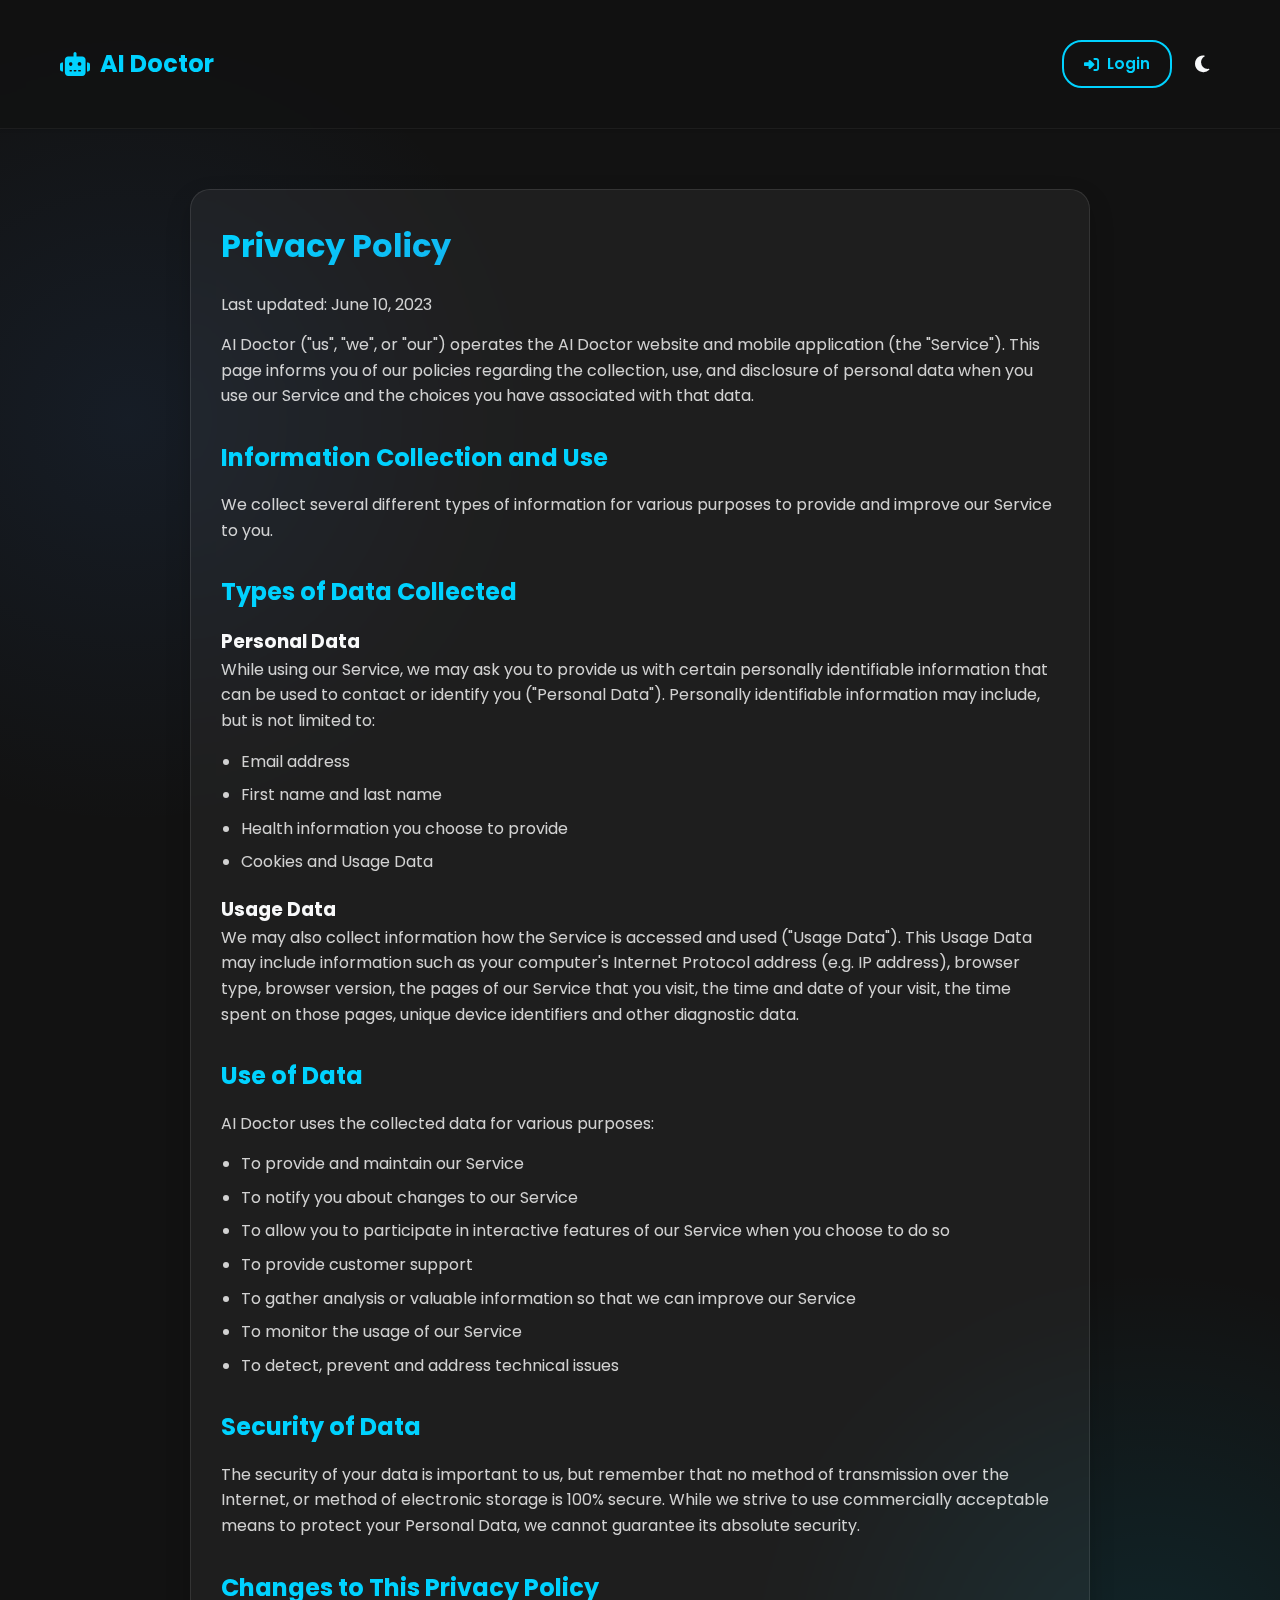
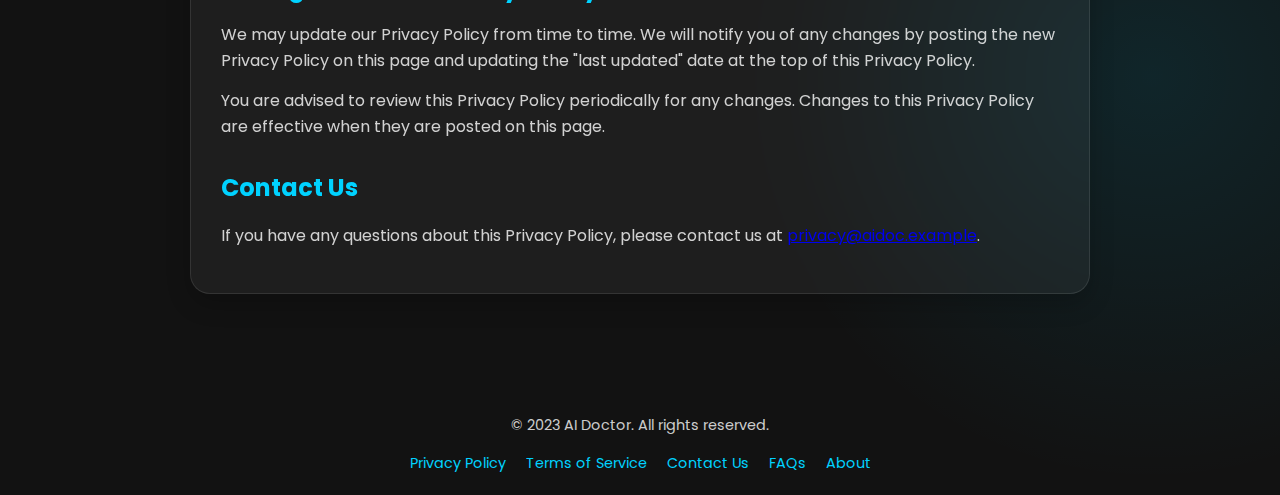
<file: privacy.html>
<!DOCTYPE html>
<html lang="en">
<head>
    <meta charset="UTF-8">
    <meta name="viewport" content="width=device-width, initial-scale=1.0">
    <title>Privacy Policy - AI Doctor</title>
    <link rel="stylesheet" href="https://cdnjs.cloudflare.com/ajax/libs/font-awesome/6.4.0/css/all.min.css">
    <link href="https://fonts.googleapis.com/css2?family=Poppins:wght@300;400;500;600;700&display=swap" rel="stylesheet">
    <style>
        :root {
            --primary: #00d2ff;
            --primary-light: #6ae0ff;
            --secondary: #3a7bd5;
            --dark: #121212;
            --darker: #0a0a0a;
            --light: #f8f9fa;
            --glass: rgba(255, 255, 255, 0.05);
            --glass-light: rgba(255, 255, 255, 0.1);
            --transition: all 0.3s ease;
            --shadow-sm: 0 1px 3px rgba(0, 0, 0, 0.12);
            --shadow-md: 0 4px 6px rgba(0, 0, 0, 0.1);
            --shadow-lg: 0 10px 25px rgba(0, 0, 0, 0.2);
            --border-radius-sm: 8px;
            --border-radius-md: 12px;
            --border-radius-lg: 20px;
        }

        * {
            margin: 0;
            padding: 0;
            box-sizing: border-box;
            font-family: 'Poppins', 'Segoe UI', Tahoma, Geneva, Verdana, sans-serif;
        }

        body {
            background-color: var(--dark);
            color: var(--light);
            min-height: 100vh;
            transition: var(--transition);
            line-height: 1.6;
            background-image: 
                radial-gradient(circle at 10% 20%, rgba(58, 123, 213, 0.1) 0%, transparent 20%),
                radial-gradient(circle at 90% 80%, rgba(0, 210, 255, 0.1) 0%, transparent 20%);
        }

        body.light-mode {
            background-color: var(--light);
            color: var(--dark);
            --glass: rgba(0, 0, 0, 0.05);
        }

        .container {
            max-width: 1200px;
            margin: 0 auto;
            padding: 20px;
        }

        header {
            padding: 20px 0;
            border-bottom: 1px solid var(--glass);
            backdrop-filter: blur(10px);
            position: sticky;
            top: 0;
            z-index: 100;
            background-color: rgba(18, 18, 18, 0.9);
            box-shadow: var(--shadow-sm);
        }

        body.light-mode header {
            background-color: rgba(248, 249, 250, 0.9);
            border-bottom: 1px solid rgba(0, 0, 0, 0.1);
        }

        .header-content {
            display: flex;
            justify-content: space-between;
            align-items: center;
            flex-wrap: wrap;
            gap: 15px;
        }

        .logo {
            display: flex;
            align-items: center;
            gap: 10px;
            font-size: 1.5rem;
            font-weight: 700;
            color: var(--primary);
            text-decoration: none;
            transition: var(--transition);
        }

        .logo:hover {
            color: var(--primary-light);
            transform: translateY(-2px);
        }

        .auth-buttons {
            display: flex;
            gap: 12px;
            align-items: center;
        }

        .btn {
            padding: 10px 20px;
            border-radius: var(--border-radius-lg);
            font-weight: 600;
            cursor: pointer;
            transition: var(--transition);
            display: inline-flex;
            align-items: center;
            gap: 8px;
            font-size: 0.95rem;
            text-decoration: none;
        }

        .btn-outline {
            background: transparent;
            color: var(--primary);
            border: 2px solid var(--primary);
        }

        .btn-outline:hover {
            background: var(--primary);
            color: white;
        }

        .theme-toggle {
            background: none;
            border: none;
            color: var(--light);
            font-size: 1.2rem;
            cursor: pointer;
            width: 36px;
            height: 36px;
            border-radius: 50%;
            display: flex;
            align-items: center;
            justify-content: center;
            transition: var(--transition);
        }

        body.light-mode .theme-toggle {
            color: var(--dark);
        }

        .theme-toggle:hover {
            background: var(--glass-light);
        }

        .content-container {
            max-width: 900px;
            margin: 40px auto;
            padding: 30px;
            background: var(--glass);
            border-radius: var(--border-radius-lg);
            backdrop-filter: blur(10px);
            border: 1px solid rgba(255, 255, 255, 0.1);
            box-shadow: var(--shadow-lg);
        }

        body.light-mode .content-container {
            border: 1px solid rgba(0, 0, 0, 0.1);
        }

        h1 {
            color: var(--primary);
            margin-bottom: 20px;
            font-size: 2rem;
            background: linear-gradient(135deg, var(--primary), var(--secondary));
            -webkit-background-clip: text;
            background-clip: text;
            -webkit-text-fill-color: transparent;
        }

        h2 {
            color: var(--primary);
            margin: 30px 0 15px;
            font-size: 1.5rem;
        }

        p {
            margin-bottom: 15px;
            color: rgba(255, 255, 255, 0.8);
        }

        body.light-mode p {
            color: rgba(0, 0, 0, 0.8);
        }

        ul {
            margin-bottom: 20px;
            padding-left: 20px;
        }

        li {
            margin-bottom: 8px;
            color: rgba(255, 255, 255, 0.8);
        }

        body.light-mode li {
            color: rgba(0, 0, 0, 0.8);
        }

        .footer {
            text-align: center;
            padding: 20px;
            margin-top: 40px;
            color: rgba(255, 255, 255, 0.7);
            font-size: 0.9rem;
        }

        body.light-mode .footer {
            color: rgba(0, 0, 0, 0.7);
        }

        .footer-links {
            display: flex;
            justify-content: center;
            gap: 20px;
            margin-top: 15px;
            flex-wrap: wrap;
        }

        .footer-links a {
            color: var(--primary);
            text-decoration: none;
            transition: var(--transition);
        }

        .footer-links a:hover {
            text-decoration: underline;
        }

        @media (max-width: 768px) {
            .content-container {
                padding: 20px;
                margin: 20px;
            }

            h1 {
                font-size: 1.7rem;
            }

            h2 {
                font-size: 1.3rem;
            }
        }

        @media (max-width: 576px) {
            .content-container {
                padding: 15px;
            }

            h1 {
                font-size: 1.5rem;
            }

            h2 {
                font-size: 1.2rem;
                margin: 25px 0 10px;
            }

            .header-content {
                justify-content: center;
            }

            .logo {
                margin-bottom: 10px;
            }
        }
    </style>
</head>
<body>
    <header>
        <div class="container">
            <div class="header-content">
                <a href="index.html" class="logo">
                    <i class="fas fa-robot"></i>
                    <span>AI Doctor</span>
                </a>
                <div class="auth-buttons">
                    <a href="login.html" class="btn btn-outline">
                        <i class="fas fa-sign-in-alt"></i> Login
                    </a>
                    <button class="theme-toggle" id="themeToggle">
                        <i class="fas fa-moon"></i>
                    </button>
                </div>
            </div>
        </div>
    </header>

    <div class="container">
        <div class="content-container">
            <h1>Privacy Policy</h1>
            <p>Last updated: June 10, 2023</p>
            
            <p>AI Doctor ("us", "we", or "our") operates the AI Doctor website and mobile application (the "Service"). This page informs you of our policies regarding the collection, use, and disclosure of personal data when you use our Service and the choices you have associated with that data.</p>
            
            <h2>Information Collection and Use</h2>
            <p>We collect several different types of information for various purposes to provide and improve our Service to you.</p>
            
            <h2>Types of Data Collected</h2>
            <h3>Personal Data</h3>
            <p>While using our Service, we may ask you to provide us with certain personally identifiable information that can be used to contact or identify you ("Personal Data"). Personally identifiable information may include, but is not limited to:</p>
            <ul>
                <li>Email address</li>
                <li>First name and last name</li>
                <li>Health information you choose to provide</li>
                <li>Cookies and Usage Data</li>
            </ul>
            
            <h3>Usage Data</h3>
            <p>We may also collect information how the Service is accessed and used ("Usage Data"). This Usage Data may include information such as your computer's Internet Protocol address (e.g. IP address), browser type, browser version, the pages of our Service that you visit, the time and date of your visit, the time spent on those pages, unique device identifiers and other diagnostic data.</p>
            
            <h2>Use of Data</h2>
            <p>AI Doctor uses the collected data for various purposes:</p>
            <ul>
                <li>To provide and maintain our Service</li>
                <li>To notify you about changes to our Service</li>
                <li>To allow you to participate in interactive features of our Service when you choose to do so</li>
                <li>To provide customer support</li>
                <li>To gather analysis or valuable information so that we can improve our Service</li>
                <li>To monitor the usage of our Service</li>
                <li>To detect, prevent and address technical issues</li>
            </ul>
            
            <h2>Security of Data</h2>
            <p>The security of your data is important to us, but remember that no method of transmission over the Internet, or method of electronic storage is 100% secure. While we strive to use commercially acceptable means to protect your Personal Data, we cannot guarantee its absolute security.</p>
            
            <h2>Changes to This Privacy Policy</h2>
            <p>We may update our Privacy Policy from time to time. We will notify you of any changes by posting the new Privacy Policy on this page and updating the "last updated" date at the top of this Privacy Policy.</p>
            
            <p>You are advised to review this Privacy Policy periodically for any changes. Changes to this Privacy Policy are effective when they are posted on this page.</p>
            
            <h2>Contact Us</h2>
            <p>If you have any questions about this Privacy Policy, please contact us at <a href="mailto:privacy@aidoc.example">privacy@aidoc.example</a>.</p>
        </div>
    </div>

    <div class="footer">
        <p>&copy; 2023 AI Doctor. All rights reserved.</p>
        <div class="footer-links">
            <a href="privacy.html">Privacy Policy</a>
            <a href="terms.html">Terms of Service</a>
            <a href="contact.html">Contact Us</a>
            <a href="faq.html">FAQs</a>
            <a href="about.html">About</a>
        </div>
    </div>

    <script>
        // Theme Toggle
        const themeToggle = document.getElementById('themeToggle');
        
        function setupThemeToggle() {
            const savedTheme = localStorage.getItem('theme');
            if (savedTheme === 'light') {
                document.body.classList.add('light-mode');
                const icon = themeToggle.querySelector('i');
                icon.classList.remove('fa-moon');
                icon.classList.add('fa-sun');
            }

            themeToggle.addEventListener('click', () => {
                document.body.classList.toggle('light-mode');
                const icon = themeToggle.querySelector('i');
                
                if (document.body.classList.contains('light-mode')) {
                    localStorage.setItem('theme', 'light');
                    icon.classList.remove('fa-moon');
                    icon.classList.add('fa-sun');
                } else {
                    localStorage.setItem('theme', 'dark');
                    icon.classList.remove('fa-sun');
                    icon.classList.add('fa-moon');
                }
            });
        }

        document.addEventListener('DOMContentLoaded', setupThemeToggle);
    </script>
</body>
</html>
</file>
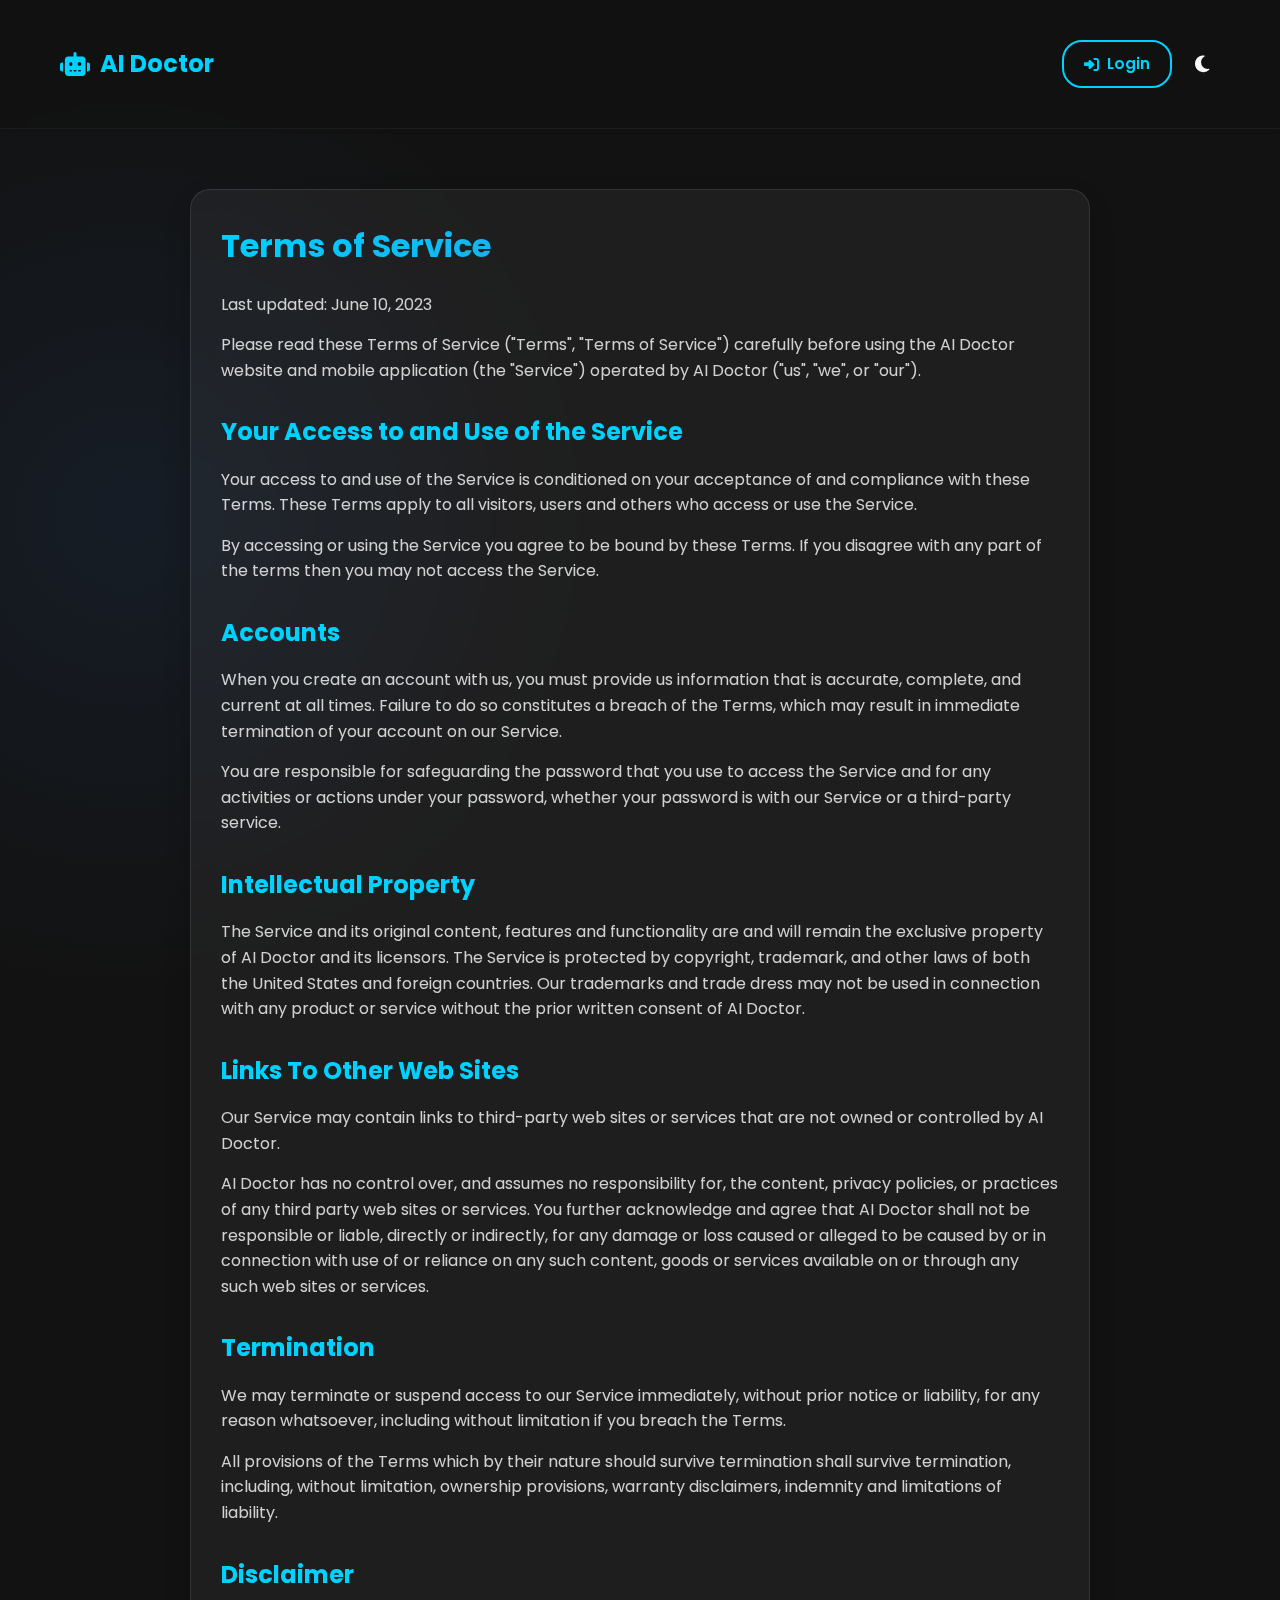
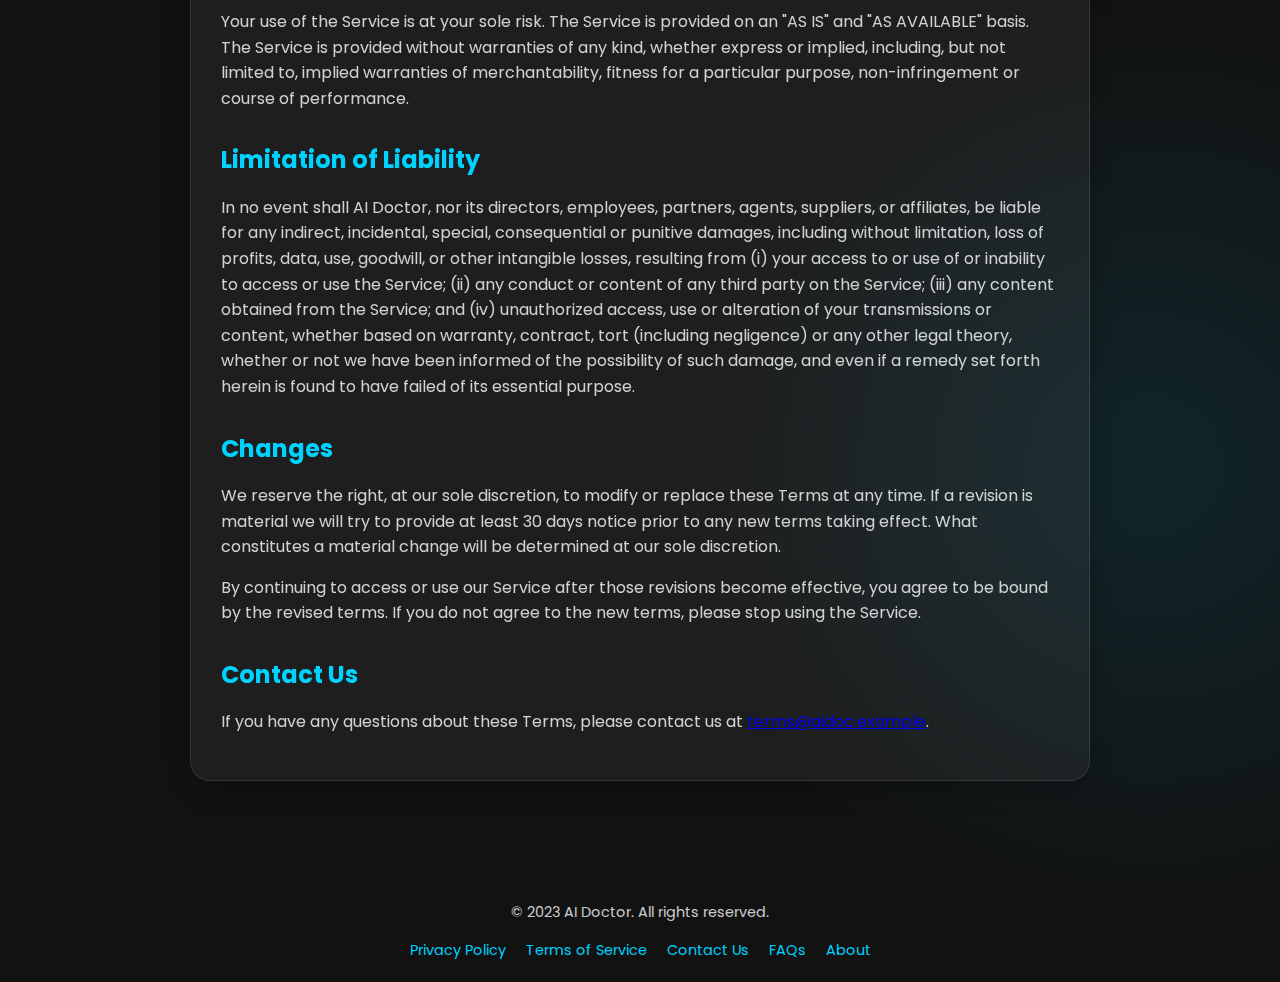
<file: terms.html>
<!DOCTYPE html>
<html lang="en">
<head>
    <meta charset="UTF-8">
    <meta name="viewport" content="width=device-width, initial-scale=1.0">
    <title>Terms of Service - AI Doctor</title>
    <link rel="stylesheet" href="https://cdnjs.cloudflare.com/ajax/libs/font-awesome/6.4.0/css/all.min.css">
    <link href="https://fonts.googleapis.com/css2?family=Poppins:wght@300;400;500;600;700&display=swap" rel="stylesheet">
    <style>
        :root {
            --primary: #00d2ff;
            --primary-light: #6ae0ff;
            --secondary: #3a7bd5;
            --dark: #121212;
            --darker: #0a0a0a;
            --light: #f8f9fa;
            --glass: rgba(255, 255, 255, 0.05);
            --glass-light: rgba(255, 255, 255, 0.1);
            --transition: all 0.3s ease;
            --shadow-sm: 0 1px 3px rgba(0, 0, 0, 0.12);
            --shadow-md: 0 4px 6px rgba(0, 0, 0, 0.1);
            --shadow-lg: 0 10px 25px rgba(0, 0, 0, 0.2);
            --border-radius-sm: 8px;
            --border-radius-md: 12px;
            --border-radius-lg: 20px;
        }

        * {
            margin: 0;
            padding: 0;
            box-sizing: border-box;
            font-family: 'Poppins', 'Segoe UI', Tahoma, Geneva, Verdana, sans-serif;
        }

        body {
            background-color: var(--dark);
            color: var(--light);
            min-height: 100vh;
            transition: var(--transition);
            line-height: 1.6;
            background-image: 
                radial-gradient(circle at 10% 20%, rgba(58, 123, 213, 0.1) 0%, transparent 20%),
                radial-gradient(circle at 90% 80%, rgba(0, 210, 255, 0.1) 0%, transparent 20%);
        }

        body.light-mode {
            background-color: var(--light);
            color: var(--dark);
            --glass: rgba(0, 0, 0, 0.05);
        }

        .container {
            max-width: 1200px;
            margin: 0 auto;
            padding: 20px;
        }

        header {
            padding: 20px 0;
            border-bottom: 1px solid var(--glass);
            backdrop-filter: blur(10px);
            position: sticky;
            top: 0;
            z-index: 100;
            background-color: rgba(18, 18, 18, 0.9);
            box-shadow: var(--shadow-sm);
        }

        body.light-mode header {
            background-color: rgba(248, 249, 250, 0.9);
            border-bottom: 1px solid rgba(0, 0, 0, 0.1);
        }

        .header-content {
            display: flex;
            justify-content: space-between;
            align-items: center;
            flex-wrap: wrap;
            gap: 15px;
        }

        .logo {
            display: flex;
            align-items: center;
            gap: 10px;
            font-size: 1.5rem;
            font-weight: 700;
            color: var(--primary);
            text-decoration: none;
            transition: var(--transition);
        }

        .logo:hover {
            color: var(--primary-light);
            transform: translateY(-2px);
        }

        .auth-buttons {
            display: flex;
            gap: 12px;
            align-items: center;
        }

        .btn {
            padding: 10px 20px;
            border-radius: var(--border-radius-lg);
            font-weight: 600;
            cursor: pointer;
            transition: var(--transition);
            display: inline-flex;
            align-items: center;
            gap: 8px;
            font-size: 0.95rem;
            text-decoration: none;
        }

        .btn-outline {
            background: transparent;
            color: var(--primary);
            border: 2px solid var(--primary);
        }

        .btn-outline:hover {
            background: var(--primary);
            color: white;
        }

        .theme-toggle {
            background: none;
            border: none;
            color: var(--light);
            font-size: 1.2rem;
            cursor: pointer;
            width: 36px;
            height: 36px;
            border-radius: 50%;
            display: flex;
            align-items: center;
            justify-content: center;
            transition: var(--transition);
        }

        body.light-mode .theme-toggle {
            color: var(--dark);
        }

        .theme-toggle:hover {
            background: var(--glass-light);
        }

        .content-container {
            max-width: 900px;
            margin: 40px auto;
            padding: 30px;
            background: var(--glass);
            border-radius: var(--border-radius-lg);
            backdrop-filter: blur(10px);
            border: 1px solid rgba(255, 255, 255, 0.1);
            box-shadow: var(--shadow-lg);
        }

        body.light-mode .content-container {
            border: 1px solid rgba(0, 0, 0, 0.1);
        }

        h1 {
            color: var(--primary);
            margin-bottom: 20px;
            font-size: 2rem;
            background: linear-gradient(135deg, var(--primary), var(--secondary));
            -webkit-background-clip: text;
            background-clip: text;
            -webkit-text-fill-color: transparent;
        }

        h2 {
            color: var(--primary);
            margin: 30px 0 15px;
            font-size: 1.5rem;
        }

        p {
            margin-bottom: 15px;
            color: rgba(255, 255, 255, 0.8);
        }

        body.light-mode p {
            color: rgba(0, 0, 0, 0.8);
        }

        ul, ol {
            margin-bottom: 20px;
            padding-left: 20px;
        }

        li {
            margin-bottom: 8px;
            color: rgba(255, 255, 255, 0.8);
        }

        body.light-mode li {
            color: rgba(0, 0, 0, 0.8);
        }

        .footer {
            text-align: center;
            padding: 20px;
            margin-top: 40px;
            color: rgba(255, 255, 255, 0.7);
            font-size: 0.9rem;
        }

        body.light-mode .footer {
            color: rgba(0, 0, 0, 0.7);
        }

        .footer-links {
            display: flex;
            justify-content: center;
            gap: 20px;
            margin-top: 15px;
            flex-wrap: wrap;
        }

        .footer-links a {
            color: var(--primary);
            text-decoration: none;
            transition: var(--transition);
        }

        .footer-links a:hover {
            text-decoration: underline;
        }

        @media (max-width: 768px) {
            .content-container {
                padding: 20px;
                margin: 20px;
            }

            h1 {
                font-size: 1.7rem;
            }

            h2 {
                font-size: 1.3rem;
            }
        }

        @media (max-width: 576px) {
            .content-container {
                padding: 15px;
            }

            h1 {
                font-size: 1.5rem;
            }

            h2 {
                font-size: 1.2rem;
                margin: 25px 0 10px;
            }

            .header-content {
                justify-content: center;
            }

            .logo {
                margin-bottom: 10px;
            }
        }
    </style>
</head>
<body>
    <header>
        <div class="container">
            <div class="header-content">
                <a href="index.html" class="logo">
                    <i class="fas fa-robot"></i>
                    <span>AI Doctor</span>
                </a>
                <div class="auth-buttons">
                    <a href="login.html" class="btn btn-outline">
                        <i class="fas fa-sign-in-alt"></i> Login
                    </a>
                    <button class="theme-toggle" id="themeToggle">
                        <i class="fas fa-moon"></i>
                    </button>
                </div>
            </div>
        </div>
    </header>

    <div class="container">
        <div class="content-container">
            <h1>Terms of Service</h1>
            <p>Last updated: June 10, 2023</p>
            
            <p>Please read these Terms of Service ("Terms", "Terms of Service") carefully before using the AI Doctor website and mobile application (the "Service") operated by AI Doctor ("us", "we", or "our").</p>
            
            <h2>Your Access to and Use of the Service</h2>
            <p>Your access to and use of the Service is conditioned on your acceptance of and compliance with these Terms. These Terms apply to all visitors, users and others who access or use the Service.</p>
            
            <p>By accessing or using the Service you agree to be bound by these Terms. If you disagree with any part of the terms then you may not access the Service.</p>
            
            <h2>Accounts</h2>
            <p>When you create an account with us, you must provide us information that is accurate, complete, and current at all times. Failure to do so constitutes a breach of the Terms, which may result in immediate termination of your account on our Service.</p>
            
            <p>You are responsible for safeguarding the password that you use to access the Service and for any activities or actions under your password, whether your password is with our Service or a third-party service.</p>
            
            <h2>Intellectual Property</h2>
            <p>The Service and its original content, features and functionality are and will remain the exclusive property of AI Doctor and its licensors. The Service is protected by copyright, trademark, and other laws of both the United States and foreign countries. Our trademarks and trade dress may not be used in connection with any product or service without the prior written consent of AI Doctor.</p>
            
            <h2>Links To Other Web Sites</h2>
            <p>Our Service may contain links to third-party web sites or services that are not owned or controlled by AI Doctor.</p>
            
            <p>AI Doctor has no control over, and assumes no responsibility for, the content, privacy policies, or practices of any third party web sites or services. You further acknowledge and agree that AI Doctor shall not be responsible or liable, directly or indirectly, for any damage or loss caused or alleged to be caused by or in connection with use of or reliance on any such content, goods or services available on or through any such web sites or services.</p>
            
            <h2>Termination</h2>
            <p>We may terminate or suspend access to our Service immediately, without prior notice or liability, for any reason whatsoever, including without limitation if you breach the Terms.</p>
            
            <p>All provisions of the Terms which by their nature should survive termination shall survive termination, including, without limitation, ownership provisions, warranty disclaimers, indemnity and limitations of liability.</p>
            
            <h2>Disclaimer</h2>
            <p>Your use of the Service is at your sole risk. The Service is provided on an "AS IS" and "AS AVAILABLE" basis. The Service is provided without warranties of any kind, whether express or implied, including, but not limited to, implied warranties of merchantability, fitness for a particular purpose, non-infringement or course of performance.</p>
            
            <h2>Limitation of Liability</h2>
            <p>In no event shall AI Doctor, nor its directors, employees, partners, agents, suppliers, or affiliates, be liable for any indirect, incidental, special, consequential or punitive damages, including without limitation, loss of profits, data, use, goodwill, or other intangible losses, resulting from (i) your access to or use of or inability to access or use the Service; (ii) any conduct or content of any third party on the Service; (iii) any content obtained from the Service; and (iv) unauthorized access, use or alteration of your transmissions or content, whether based on warranty, contract, tort (including negligence) or any other legal theory, whether or not we have been informed of the possibility of such damage, and even if a remedy set forth herein is found to have failed of its essential purpose.</p>
            
            <h2>Changes</h2>
            <p>We reserve the right, at our sole discretion, to modify or replace these Terms at any time. If a revision is material we will try to provide at least 30 days notice prior to any new terms taking effect. What constitutes a material change will be determined at our sole discretion.</p>
            
            <p>By continuing to access or use our Service after those revisions become effective, you agree to be bound by the revised terms. If you do not agree to the new terms, please stop using the Service.</p>
            
            <h2>Contact Us</h2>
            <p>If you have any questions about these Terms, please contact us at <a href="mailto:terms@aidoc.example">terms@aidoc.example</a>.</p>
        </div>
    </div>

    <div class="footer">
        <p>&copy; 2023 AI Doctor. All rights reserved.</p>
        <div class="footer-links">
            <a href="privacy.html">Privacy Policy</a>
            <a href="terms.html">Terms of Service</a>
            <a href="contact.html">Contact Us</a>
            <a href="faq.html">FAQs</a>
            <a href="about.html">About</a>
        </div>
    </div>

    <script>
        // Theme Toggle
        const themeToggle = document.getElementById('themeToggle');
        
        function setupThemeToggle() {
            const savedTheme = localStorage.getItem('theme');
            if (savedTheme === 'light') {
                document.body.classList.add('light-mode');
                const icon = themeToggle.querySelector('i');
                icon.classList.remove('fa-moon');
                icon.classList.add('fa-sun');
            }

            themeToggle.addEventListener('click', () => {
                document.body.classList.toggle('light-mode');
                const icon = themeToggle.querySelector('i');
                
                if (document.body.classList.contains('light-mode')) {
                    localStorage.setItem('theme', 'light');
                    icon.classList.remove('fa-moon');
                    icon.classList.add('fa-sun');
                } else {
                    localStorage.setItem('theme', 'dark');
                    icon.classList.remove('fa-sun');
                    icon.classList.add('fa-moon');
                }
            });
        }

        document.addEventListener('DOMContentLoaded', setupThemeToggle);
    </script>
</body>
</html>
</file>
